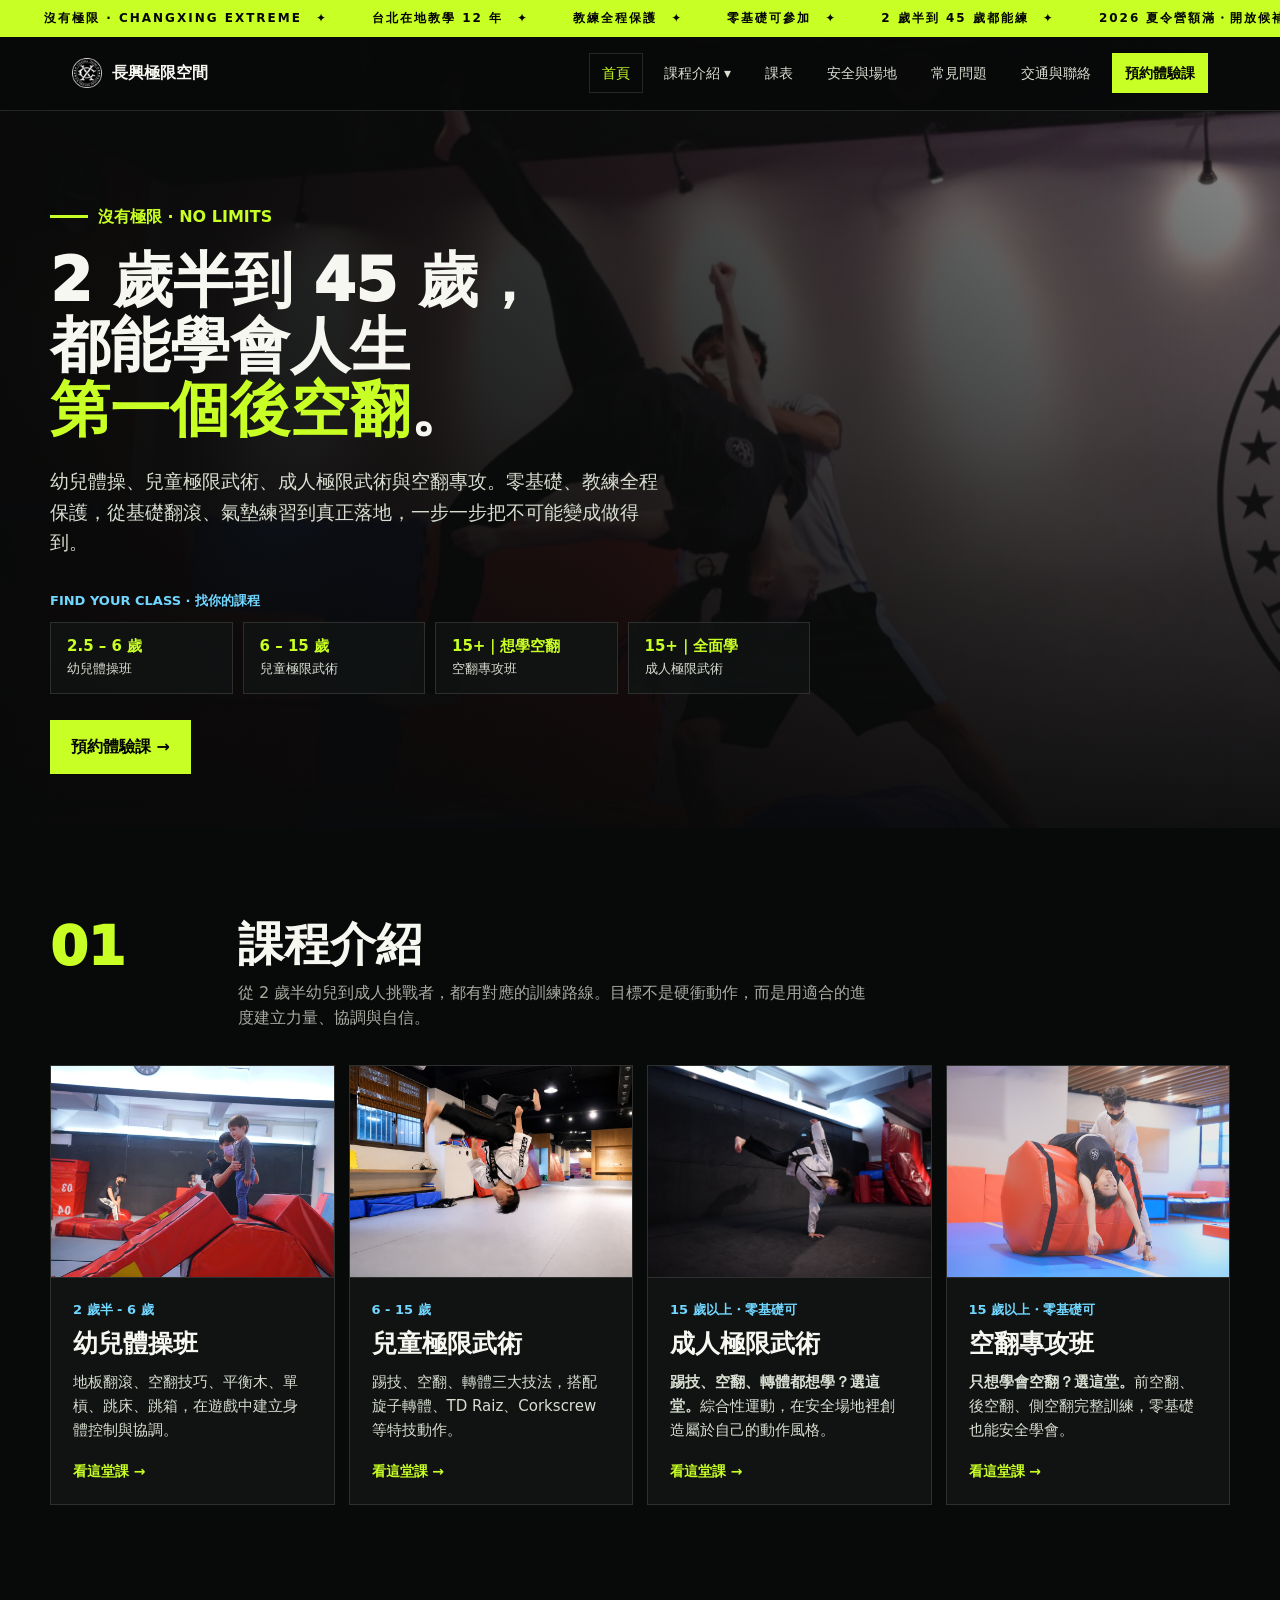
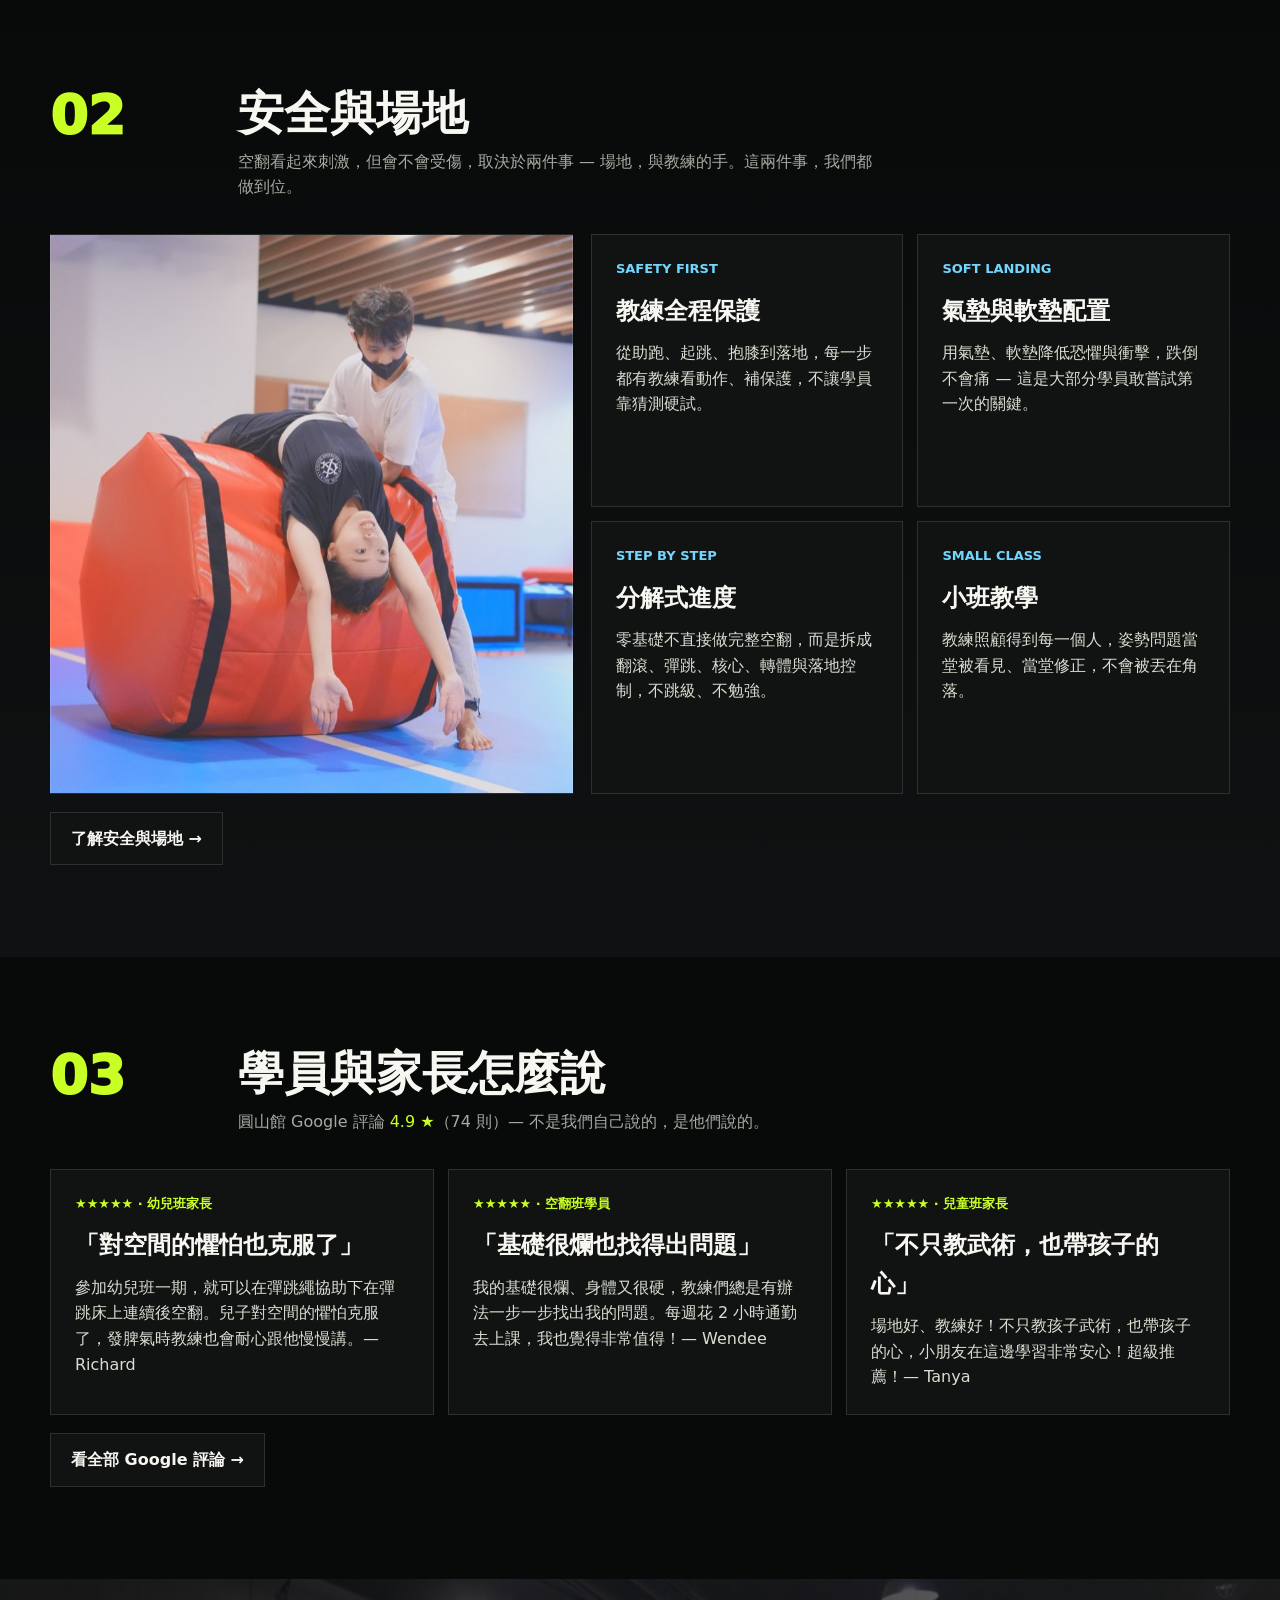
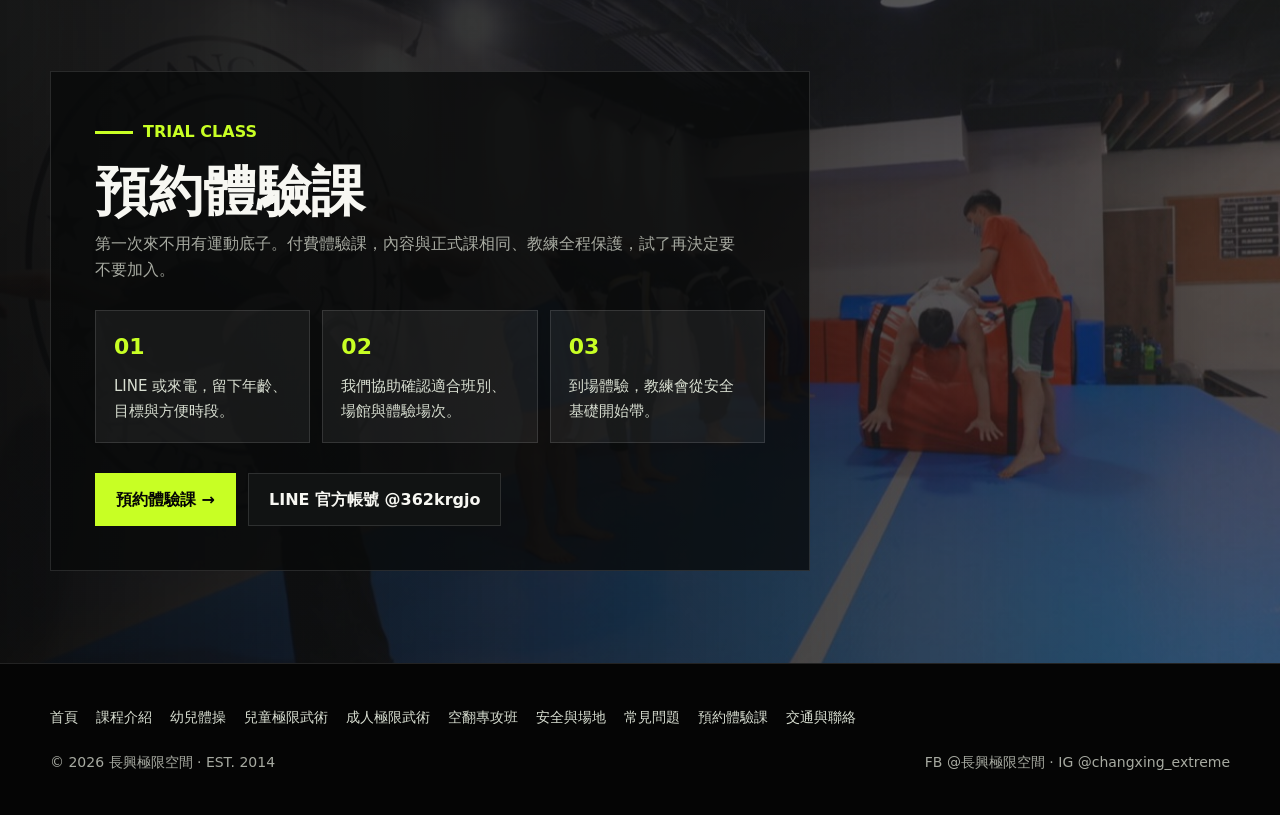
<file: index.html>
<!DOCTYPE html>
<html lang="zh-Hant">
<head>
<meta charset="UTF-8">
<meta name="viewport" content="width=device-width, initial-scale=1.0">
<title>長興極限空間｜台北空翻．極限武術 Tricking．兒童體操教室</title>
<meta name="description" content="長興極限空間 — 台北空翻課程、極限武術 Tricking、兒童體操・兒童體適能。2 歲半到 45 歲，都能學會人生第一個後空翻。圓山館・重慶館。">
<link rel="stylesheet" href="style.css?v=20260612a">
<link rel="icon" type="image/png" href="img/favicon.png?v=3">
<link rel="apple-touch-icon" href="img/apple-touch-icon.png?v=3">
<script defer src="track.js?v=2"></script>
<link rel="canonical" href="https://changxing-extreme-space.com/">
<meta property="og:type" content="website">
<meta property="og:site_name" content="長興極限空間">
<meta property="og:locale" content="zh_TW">
<meta property="og:title" content="長興極限空間｜台北空翻．極限武術 Tricking．兒童體操教室">
<meta property="og:description" content="長興極限空間 — 台北空翻課程、極限武術 Tricking、兒童體操・兒童體適能。2 歲半到 45 歲，都能學會人生第一個後空翻。圓山館・重慶館。">
<meta property="og:url" content="https://changxing-extreme-space.com/">
<meta property="og:image" content="https://changxing-extreme-space.com/img/hero-flip.jpg">
<meta property="og:image:width" content="1200">
<meta property="og:image:height" content="801">
<meta name="twitter:card" content="summary_large_image">
<meta name="twitter:title" content="長興極限空間｜台北空翻．極限武術 Tricking．兒童體操教室">
<meta name="twitter:description" content="長興極限空間 — 台北空翻課程、極限武術 Tricking、兒童體操・兒童體適能。2 歲半到 45 歲，都能學會人生第一個後空翻。圓山館・重慶館。">
<meta name="twitter:image" content="https://changxing-extreme-space.com/img/hero-flip.jpg">
<script type="application/ld+json">
{
 "@context": "https://schema.org",
 "@graph": [
  {
   "@type": "Organization",
   "@id": "https://changxing-extreme-space.com/#org",
   "name": "長興極限空間",
   "url": "https://changxing-extreme-space.com/",
   "foundingDate": "2014",
   "telephone": "+886-955-305-205",
   "sameAs": [
    "https://line.me/R/ti/p/@362krgjo"
   ]
  },
  {
   "@type": "SportsActivityLocation",
   "@id": "https://changxing-extreme-space.com/#yuanshan",
   "name": "長興極限空間 圓山館",
   "url": "https://changxing-extreme-space.com/",
   "image": "https://changxing-extreme-space.com/img/hero-flip.jpg",
   "telephone": "+886-955-305-205",
   "address": {
    "@type": "PostalAddress",
    "streetAddress": "承德路三段287-2號101室",
    "addressLocality": "大同區",
    "addressRegion": "台北市",
    "addressCountry": "TW"
   },
   "sameAs": [
    "https://line.me/R/ti/p/@362krgjo"
   ]
  },
  {
   "@type": "SportsActivityLocation",
   "@id": "https://changxing-extreme-space.com/#chongqing",
   "name": "長興極限空間 重慶館",
   "url": "https://changxing-extreme-space.com/",
   "image": "https://changxing-extreme-space.com/img/hero-flip.jpg",
   "telephone": "+886-955-305-205",
   "address": {
    "@type": "PostalAddress",
    "streetAddress": "重慶北路二段162號",
    "addressLocality": "大同區",
    "addressRegion": "台北市",
    "addressCountry": "TW"
   },
   "sameAs": [
    "https://line.me/R/ti/p/@362krgjo"
   ]
  }
 ]
}
</script>
</head>
<body>

<div class="marquee">
  <div class="marquee-track">
    <span>沒有極限 · CHANGXING EXTREME</span>
    <span>台北在地教學 12 年</span>
    <span>教練全程保護</span>
    <span>零基礎可參加</span>
    <span>2 歲半到 45 歲都能練</span>
    <span>2026 夏令營額滿・開放候補</span>
    <span>沒有極限 · CHANGXING EXTREME</span>
    <span>台北在地教學 12 年</span>
    <span>教練全程保護</span>
    <span>零基礎可參加</span>
    <span>2 歲半到 45 歲都能練</span>
    <span>2026 夏令營額滿・開放候補</span>
  </div>
</div>

<nav class="nav" aria-label="主導覽">
  <div class="nav-inner">
    <a class="brand" href="index.html"><img src="img/logo-black-ring.png" alt="" width="30" height="30" style="display:block;">長興極限空間</a>
    <input type="checkbox" id="nav-toggle" class="nav-toggle-cb" hidden>
    <label for="nav-toggle" class="nav-toggle" aria-label="開關選單">☰</label>
    <div class="nav-links">
      <a href="index.html" class="active">首頁</a>
      <div class="has-sub">
        <a href="courses.html">課程介紹 ▾</a>
        <div class="sub-menu">
          <a href="course-preschool.html">幼兒體操（2.5–6 歲）</a>
          <a href="course-kids.html">兒童極限武術（6–15 歲）</a>
          <a href="course-flip.html">空翻專攻班（15+ 想學空翻）</a>
          <a href="course-adult.html">成人極限武術（15+ 全面學）</a>
        </div>
      </div>
      <a href="courses.html#timetable">課表</a>
      <a href="safety.html">安全與場地</a>
      <a href="faq.html">常見問題</a>
      <a href="contact.html">交通與聯絡</a>
      <a class="primary" href="booking.html">預約體驗課</a>
    </div>
  </div>
</nav>

<main>
<section class="hero">
  <div class="hero-inner">
    <div>
      <div class="eyebrow">沒有極限 · NO LIMITS</div>
      <h1><span>2 歲半到 45 歲，</span><span>都能學會人生</span><span><span class="highlight">第一個後空翻</span>。</span></h1>
      <p class="hero-lead">幼兒體操、兒童極限武術、成人極限武術與空翻專攻。零基礎、教練全程保護，從基礎翻滾、氣墊練習到真正落地，一步一步把不可能變成做得到。</p>
      <div class="small-label" style="margin-bottom:10px;">FIND YOUR CLASS · 找你的課程</div>
      <div class="age-split">
        <a class="age-card" href="course-preschool.html"><b>2.5 – 6 歲</b><span>幼兒體操班</span></a>
        <a class="age-card" href="course-kids.html"><b>6 – 15 歲</b><span>兒童極限武術</span></a>
        <a class="age-card" href="course-flip.html"><b>15+｜想學空翻</b><span>空翻專攻班</span></a>
        <a class="age-card" href="course-adult.html"><b>15+｜全面學</b><span>成人極限武術</span></a>
      </div>
      <div class="hero-actions">
        <a class="btn btn-main" href="booking.html">預約體驗課 →</a>
      </div>
    </div>
  </div>
</section>

<section class="section">
  <div class="container">
    <div class="section-head">
      <div class="section-num">01</div>
      <div>
        <h2>課程介紹</h2>
        <p class="section-sub">從 2 歲半幼兒到成人挑戰者，都有對應的訓練路線。目標不是硬衝動作，而是用適合的進度建立力量、協調與自信。</p>
      </div>
    </div>
    <div class="courses-grid">
      <a class="course-card" href="course-preschool.html">
        <img src="img/preschool.jpg" alt="幼兒體操・幼兒體適能課程" loading="lazy">
        <div class="course-body">
          <div class="course-kicker">2 歲半 - 6 歲</div>
          <h3>幼兒體操班</h3>
          <p>地板翻滾、空翻技巧、平衡木、單槓、跳床、跳箱，在遊戲中建立身體控制與協調。</p>
          <div class="card-go">看這堂課 →</div>
        </div>
      </a>
      <a class="course-card" href="course-kids.html">
        <img src="img/kids-class.jpg" alt="兒童極限武術・兒童體適能課程" loading="lazy">
        <div class="course-body">
          <div class="course-kicker">6 - 15 歲</div>
          <h3>兒童極限武術</h3>
          <p>踢技、空翻、轉體三大技法，搭配旋子轉體、TD Raiz、Corkscrew 等特技動作。</p>
          <div class="card-go">看這堂課 →</div>
        </div>
      </a>
      <a class="course-card" href="course-adult.html">
        <img src="img/adult-tricking.jpg" alt="成人極限武術 Tricking 道服單手撐地踢腿動作" loading="lazy">
        <div class="course-body">
          <div class="course-kicker">15 歲以上・零基礎可</div>
          <h3>成人極限武術</h3>
          <p><strong>踢技、空翻、轉體都想學？選這堂。</strong>綜合性運動，在安全場地裡創造屬於自己的動作風格。</p>
          <div class="card-go">看這堂課 →</div>
        </div>
      </a>
      <a class="course-card" href="course-flip.html">
        <img src="img/flip-class.jpg" alt="空翻專攻班・台北空翻課程" loading="lazy">
        <div class="course-body">
          <div class="course-kicker">15 歲以上・零基礎可</div>
          <h3>空翻專攻班</h3>
          <p><strong>只想學會空翻？選這堂。</strong>前空翻、後空翻、側空翻完整訓練，零基礎也能安全學會。</p>
          <div class="card-go">看這堂課 →</div>
        </div>
      </a>
    </div>
  </div>
</section>

<section class="section safety">
  <div class="container">
    <div class="section-head">
      <div class="section-num">02</div>
      <div>
        <h2>安全與場地</h2>
        <p class="section-sub">空翻看起來刺激，但會不會受傷，取決於兩件事 — 場地，與教練的手。這兩件事，我們都做到位。</p>
      </div>
    </div>
    <div class="safety-layout">
      <div class="safety-photo" role="img" aria-label="教練保護學員練習空翻"></div>
      <div class="safety-list">
        <article class="safety-item">
          <div class="small-label">SAFETY FIRST</div>
          <h3>教練全程保護</h3>
          <p>從助跑、起跳、抱膝到落地，每一步都有教練看動作、補保護，不讓學員靠猜測硬試。</p>
        </article>
        <article class="safety-item">
          <div class="small-label">SOFT LANDING</div>
          <h3>氣墊與軟墊配置</h3>
          <p>用氣墊、軟墊降低恐懼與衝擊，跌倒不會痛 — 這是大部分學員敢嘗試第一次的關鍵。</p>
        </article>
        <article class="safety-item">
          <div class="small-label">STEP BY STEP</div>
          <h3>分解式進度</h3>
          <p>零基礎不直接做完整空翻，而是拆成翻滾、彈跳、核心、轉體與落地控制，不跳級、不勉強。</p>
        </article>
        <article class="safety-item">
          <div class="small-label">SMALL CLASS</div>
          <h3>小班教學</h3>
          <p>教練照顧得到每一個人，姿勢問題當堂被看見、當堂修正，不會被丟在角落。</p>
        </article>
      </div>
    </div>
    <div class="hero-actions" style="margin-top:18px;">
      <a class="btn" href="safety.html">了解安全與場地 →</a>
    </div>
  </div>
</section>

<section class="section">
  <div class="container">
    <div class="section-head">
      <div class="section-num">03</div>
      <div><h2>學員與家長怎麼說</h2><p class="section-sub">圓山館 Google 評論 <span class="highlight">4.9 ★</span>（74 則）— 不是我們自己說的，是他們說的。</p></div>
    </div>
    <div class="grid-3">
    <article class="safety-item">
      <div class="small-label" style="color:var(--green);">★★★★★ · 幼兒班家長</div>
      <h3>「對空間的懼怕也克服了」</h3>
      <p>參加幼兒班一期，就可以在彈跳繩協助下在彈跳床上連續後空翻。兒子對空間的懼怕克服了，發脾氣時教練也會耐心跟他慢慢講。— Richard</p>
    </article>
    <article class="safety-item">
      <div class="small-label" style="color:var(--green);">★★★★★ · 空翻班學員</div>
      <h3>「基礎很爛也找得出問題」</h3>
      <p>我的基礎很爛、身體又很硬，教練們總是有辦法一步一步找出我的問題。每週花 2 小時通勤去上課，我也覺得非常值得！— Wendee</p>
    </article>
    <article class="safety-item">
      <div class="small-label" style="color:var(--green);">★★★★★ · 兒童班家長</div>
      <h3>「不只教武術，也帶孩子的心」</h3>
      <p>場地好、教練好！不只教孩子武術，也帶孩子的心，小朋友在這邊學習非常安心！超級推薦！— Tanya</p>
    </article>
  </div>
    <div class="hero-actions" style="margin-top:18px;">
      <a class="btn" href="https://www.google.com/maps/place/長興極限空間圓山館" target="_blank" rel="noopener">看全部 Google 評論 →</a>
    </div>
  </div>
</section>

<section class="section trial">
  <div class="container">
    <div class="trial-panel">
      <div class="eyebrow">TRIAL CLASS</div>
      <h2>預約體驗課</h2>
      <p class="section-sub">第一次來不用有運動底子。付費體驗課，內容與正式課相同、教練全程保護，試了再決定要不要加入。</p>
      <div class="steps">
        <div class="step"><b>01</b><span>LINE 或來電，留下年齡、目標與方便時段。</span></div>
        <div class="step"><b>02</b><span>我們協助確認適合班別、場館與體驗場次。</span></div>
        <div class="step"><b>03</b><span>到場體驗，教練會從安全基礎開始帶。</span></div>
      </div>
      <div class="hero-actions">
        <a class="btn btn-main" href="booking.html">預約體驗課 →</a>
        <a class="btn" href="https://line.me/R/ti/p/@362krgjo" target="_blank" rel="noopener">LINE 官方帳號 @362krgjo</a>
      </div>
    </div>
  </div>
</section>
</main>

<footer>
  <div class="footer-nav">
    <a href="index.html">首頁</a>
    <a href="courses.html">課程介紹</a>
    <a href="course-preschool.html">幼兒體操</a>
    <a href="course-kids.html">兒童極限武術</a>
    <a href="course-adult.html">成人極限武術</a>
    <a href="course-flip.html">空翻專攻班</a>
    <a href="safety.html">安全與場地</a>
    <a href="faq.html">常見問題</a>
    <a href="booking.html">預約體驗課</a>
    <a href="contact.html">交通與聯絡</a>
  </div>
  <div class="footer-inner">
    <div>© 2026 長興極限空間 · EST. 2014</div>
    <div>FB @長興極限空間 · IG @changxing_extreme</div>
  </div>
</footer>

<div class="sticky-cta">
  <a class="call" href="tel:0955305205">☎ 0955-305-205</a>
  <a class="book" href="booking.html">預約體驗課 →</a>
</div>

</body>
</html>
</file>
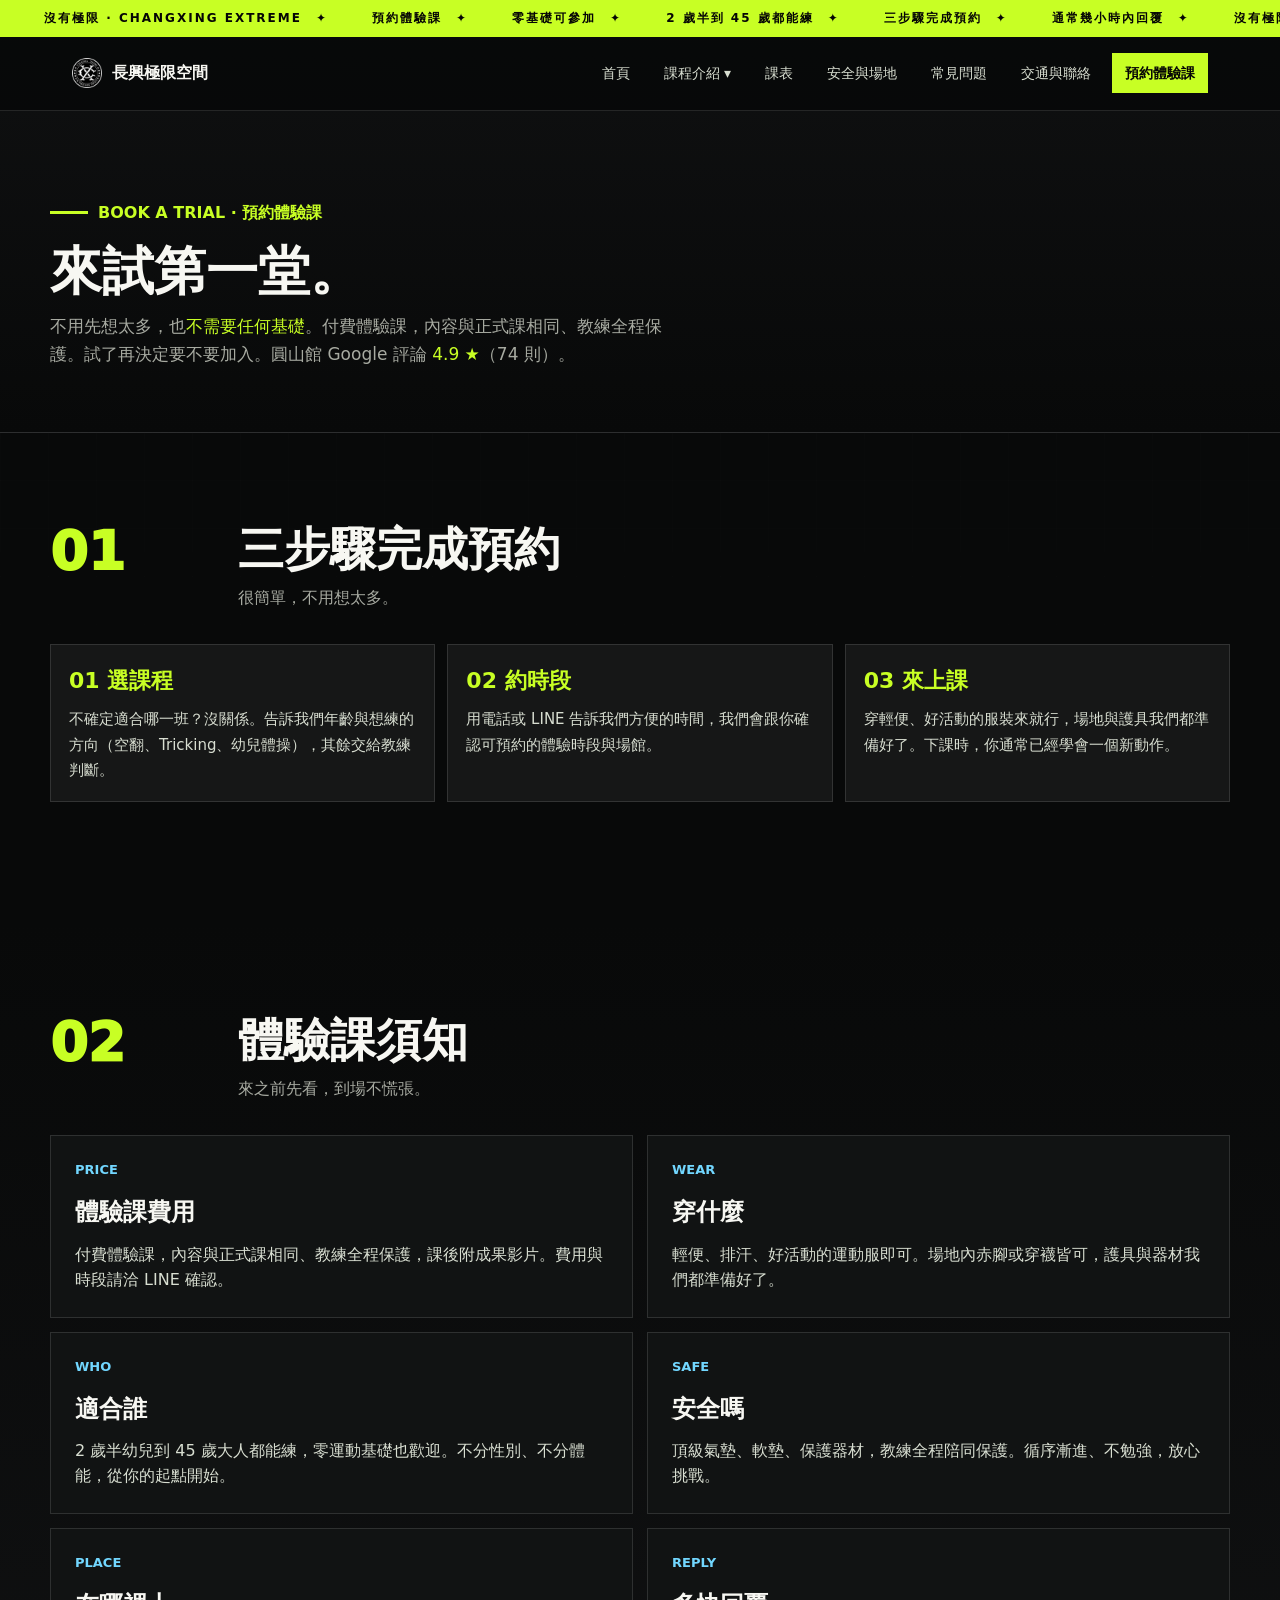
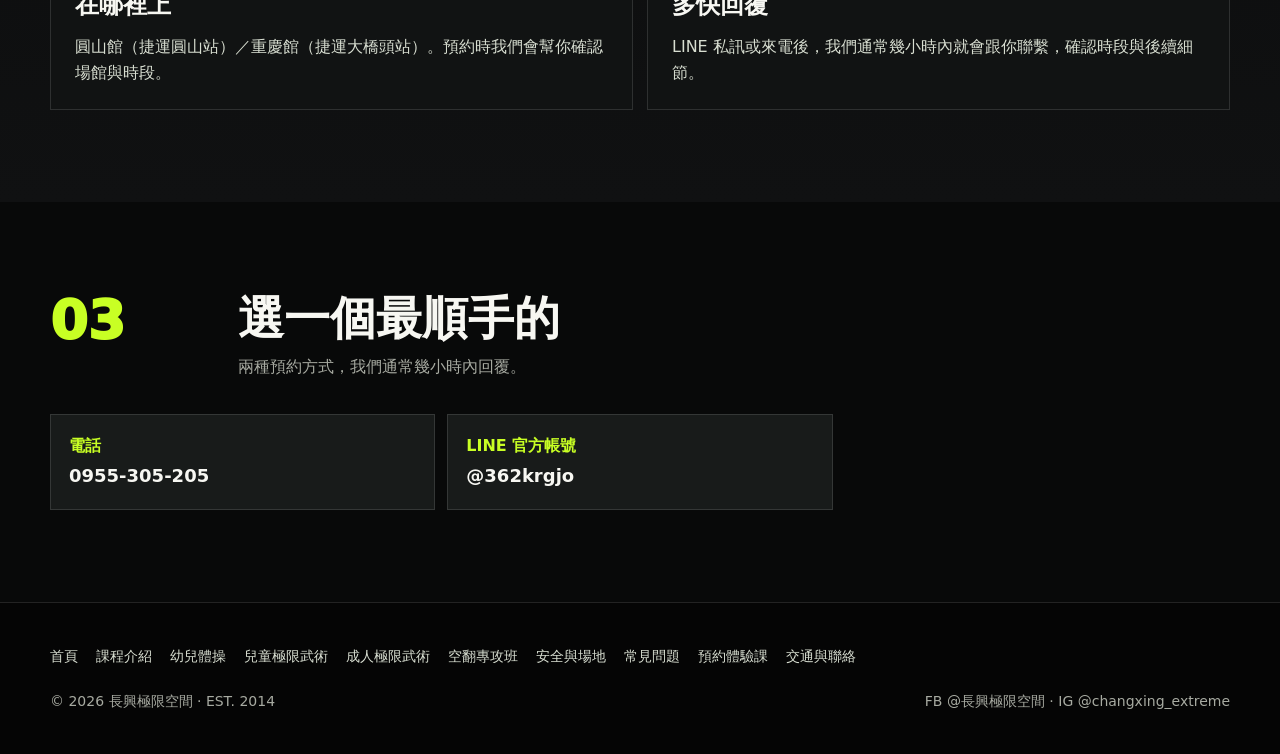
<file: booking.html>
<!DOCTYPE html>
<html lang="zh-Hant">
<head>
<meta charset="UTF-8">
<meta name="viewport" content="width=device-width, initial-scale=1.0">
<title>預約空翻・體操體驗課｜長興極限空間</title>
<meta name="description" content="預約台北空翻體驗課、兒童體操體驗課。三步驟、零基礎可參加。電話或 LINE 官方帳號，預約你的第一個空翻。圓山館・重慶館。">
<link rel="stylesheet" href="style.css?v=20260612a">
<link rel="icon" type="image/png" href="img/favicon.png?v=3">
<link rel="apple-touch-icon" href="img/apple-touch-icon.png?v=3">
<script defer src="track.js?v=2"></script>
<link rel="canonical" href="https://changxing-extreme-space.com/booking">
<meta property="og:type" content="website">
<meta property="og:site_name" content="長興極限空間">
<meta property="og:locale" content="zh_TW">
<meta property="og:title" content="預約空翻・體操體驗課｜長興極限空間">
<meta property="og:description" content="預約台北空翻體驗課、兒童體操體驗課。三步驟、零基礎可參加。電話或 LINE 官方帳號，預約你的第一個空翻。圓山館・重慶館。">
<meta property="og:url" content="https://changxing-extreme-space.com/booking">
<meta property="og:image" content="https://changxing-extreme-space.com/img/coach-protect.jpg">
<meta property="og:image:width" content="1200">
<meta property="og:image:height" content="799">
<meta name="twitter:card" content="summary_large_image">
<meta name="twitter:title" content="預約空翻・體操體驗課｜長興極限空間">
<meta name="twitter:description" content="預約台北空翻體驗課、兒童體操體驗課。三步驟、零基礎可參加。電話或 LINE 官方帳號，預約你的第一個空翻。圓山館・重慶館。">
<meta name="twitter:image" content="https://changxing-extreme-space.com/img/coach-protect.jpg">
</head>
<body>

<div class="marquee">
  <div class="marquee-track">
    <span>沒有極限 · CHANGXING EXTREME</span>
    <span>預約體驗課</span>
    <span>零基礎可參加</span>
    <span>2 歲半到 45 歲都能練</span>
    <span>三步驟完成預約</span>
    <span>通常幾小時內回覆</span>
    <span>沒有極限 · CHANGXING EXTREME</span>
    <span>預約體驗課</span>
    <span>零基礎可參加</span>
    <span>2 歲半到 45 歲都能練</span>
    <span>三步驟完成預約</span>
    <span>通常幾小時內回覆</span>
  </div>
</div>

<nav class="nav" aria-label="主導覽">
  <div class="nav-inner">
    <a class="brand" href="index.html"><img src="img/logo-black-ring.png" alt="" width="30" height="30" style="display:block;">長興極限空間</a>
    <input type="checkbox" id="nav-toggle" class="nav-toggle-cb" hidden>
    <label for="nav-toggle" class="nav-toggle" aria-label="開關選單">☰</label>
    <div class="nav-links">
      <a href="index.html">首頁</a>
      <div class="has-sub">
        <a href="courses.html">課程介紹 ▾</a>
        <div class="sub-menu">
          <a href="course-preschool.html">幼兒體操（2.5–6 歲）</a>
          <a href="course-kids.html">兒童極限武術（6–15 歲）</a>
          <a href="course-flip.html">空翻專攻班（15+ 想學空翻）</a>
          <a href="course-adult.html">成人極限武術（15+ 全面學）</a>
        </div>
      </div>
      <a href="courses.html#timetable">課表</a>
      <a href="safety.html">安全與場地</a>
      <a href="faq.html">常見問題</a>
      <a href="contact.html">交通與聯絡</a>
      <a class="primary" href="booking.html">預約體驗課</a>
    </div>
  </div>
</nav>

<main>
<section class="page-head">
  <div class="container">
    <div class="eyebrow">BOOK A TRIAL · 預約體驗課</div>
    <h1>來試第一堂。</h1>
    <p class="section-sub">不用先想太多，也<span class='highlight'>不需要任何基礎</span>。付費體驗課，內容與正式課相同、教練全程保護。試了再決定要不要加入。圓山館 Google 評論 <span class='highlight'>4.9 ★</span>（74 則）。</p>
  </div>
</section>

<section class="section">
  <div class="container">
    <div class="section-head">
      <div class="section-num">01</div>
      <div><h2>三步驟完成預約</h2><p class="section-sub">很簡單，不用想太多。</p></div>
    </div>
    <div class="steps">
    <div class="step"><b>01 選課程</b><span>不確定適合哪一班？沒關係。告訴我們年齡與想練的方向（空翻、Tricking、幼兒體操），其餘交給教練判斷。</span></div>
    <div class="step"><b>02 約時段</b><span>用電話或 LINE 告訴我們方便的時間，我們會跟你確認可預約的體驗時段與場館。</span></div>
    <div class="step"><b>03 來上課</b><span>穿輕便、好活動的服裝來就行，場地與護具我們都準備好了。下課時，你通常已經學會一個新動作。</span></div>
  </div>
  </div>
</section>

<section class="section safety">
  <div class="container">
    <div class="section-head">
      <div class="section-num">02</div>
      <div><h2>體驗課須知</h2><p class="section-sub">來之前先看，到場不慌張。</p></div>
    </div>
    <div class="safety-list">
    <article class="safety-item">
      <div class="small-label">PRICE</div>
      <h3>體驗課費用</h3>
      <p>付費體驗課，內容與正式課相同、教練全程保護，課後附成果影片。費用與時段請洽 LINE 確認。</p>
    </article>
    <article class="safety-item">
      <div class="small-label">WEAR</div>
      <h3>穿什麼</h3>
      <p>輕便、排汗、好活動的運動服即可。場地內赤腳或穿襪皆可，護具與器材我們都準備好了。</p>
    </article>
    <article class="safety-item">
      <div class="small-label">WHO</div>
      <h3>適合誰</h3>
      <p>2 歲半幼兒到 45 歲大人都能練，零運動基礎也歡迎。不分性別、不分體能，從你的起點開始。</p>
    </article>
    <article class="safety-item">
      <div class="small-label">SAFE</div>
      <h3>安全嗎</h3>
      <p>頂級氣墊、軟墊、保護器材，教練全程陪同保護。循序漸進、不勉強，放心挑戰。</p>
    </article>
    <article class="safety-item">
      <div class="small-label">PLACE</div>
      <h3>在哪裡上</h3>
      <p>圓山館（捷運圓山站）／重慶館（捷運大橋頭站）。預約時我們會幫你確認場館與時段。</p>
    </article>
    <article class="safety-item">
      <div class="small-label">REPLY</div>
      <h3>多快回覆</h3>
      <p>LINE 私訊或來電後，我們通常幾小時內就會跟你聯繫，確認時段與後續細節。</p>
    </article>
  </div>
  </div>
</section>

<section class="section">
  <div class="container">
    <div class="section-head">
      <div class="section-num">03</div>
      <div><h2>選一個最順手的</h2><p class="section-sub">兩種預約方式，我們通常幾小時內回覆。</p></div>
    </div>
    <div class="contact-strip">
      <a class="contact-link" href="tel:0955305205"><b>電話</b><span>0955-305-205</span></a>
      <a class="contact-link" href="https://line.me/R/ti/p/@362krgjo" target="_blank" rel="noopener"><b>LINE 官方帳號</b><span>@362krgjo</span></a>
    </div>
  </div>
</section>
</main>

<footer>
  <div class="footer-nav">
    <a href="index.html">首頁</a>
    <a href="courses.html">課程介紹</a>
    <a href="course-preschool.html">幼兒體操</a>
    <a href="course-kids.html">兒童極限武術</a>
    <a href="course-adult.html">成人極限武術</a>
    <a href="course-flip.html">空翻專攻班</a>
    <a href="safety.html">安全與場地</a>
    <a href="faq.html">常見問題</a>
    <a href="booking.html">預約體驗課</a>
    <a href="contact.html">交通與聯絡</a>
  </div>
  <div class="footer-inner">
    <div>© 2026 長興極限空間 · EST. 2014</div>
    <div>FB @長興極限空間 · IG @changxing_extreme</div>
  </div>
</footer>

<div class="sticky-cta">
  <a class="call" href="tel:0955305205">☎ 0955-305-205</a>
  <a class="book" href="https://line.me/R/ti/p/@362krgjo">預約體驗課 →</a>
</div>

</body>
</html>
</file>
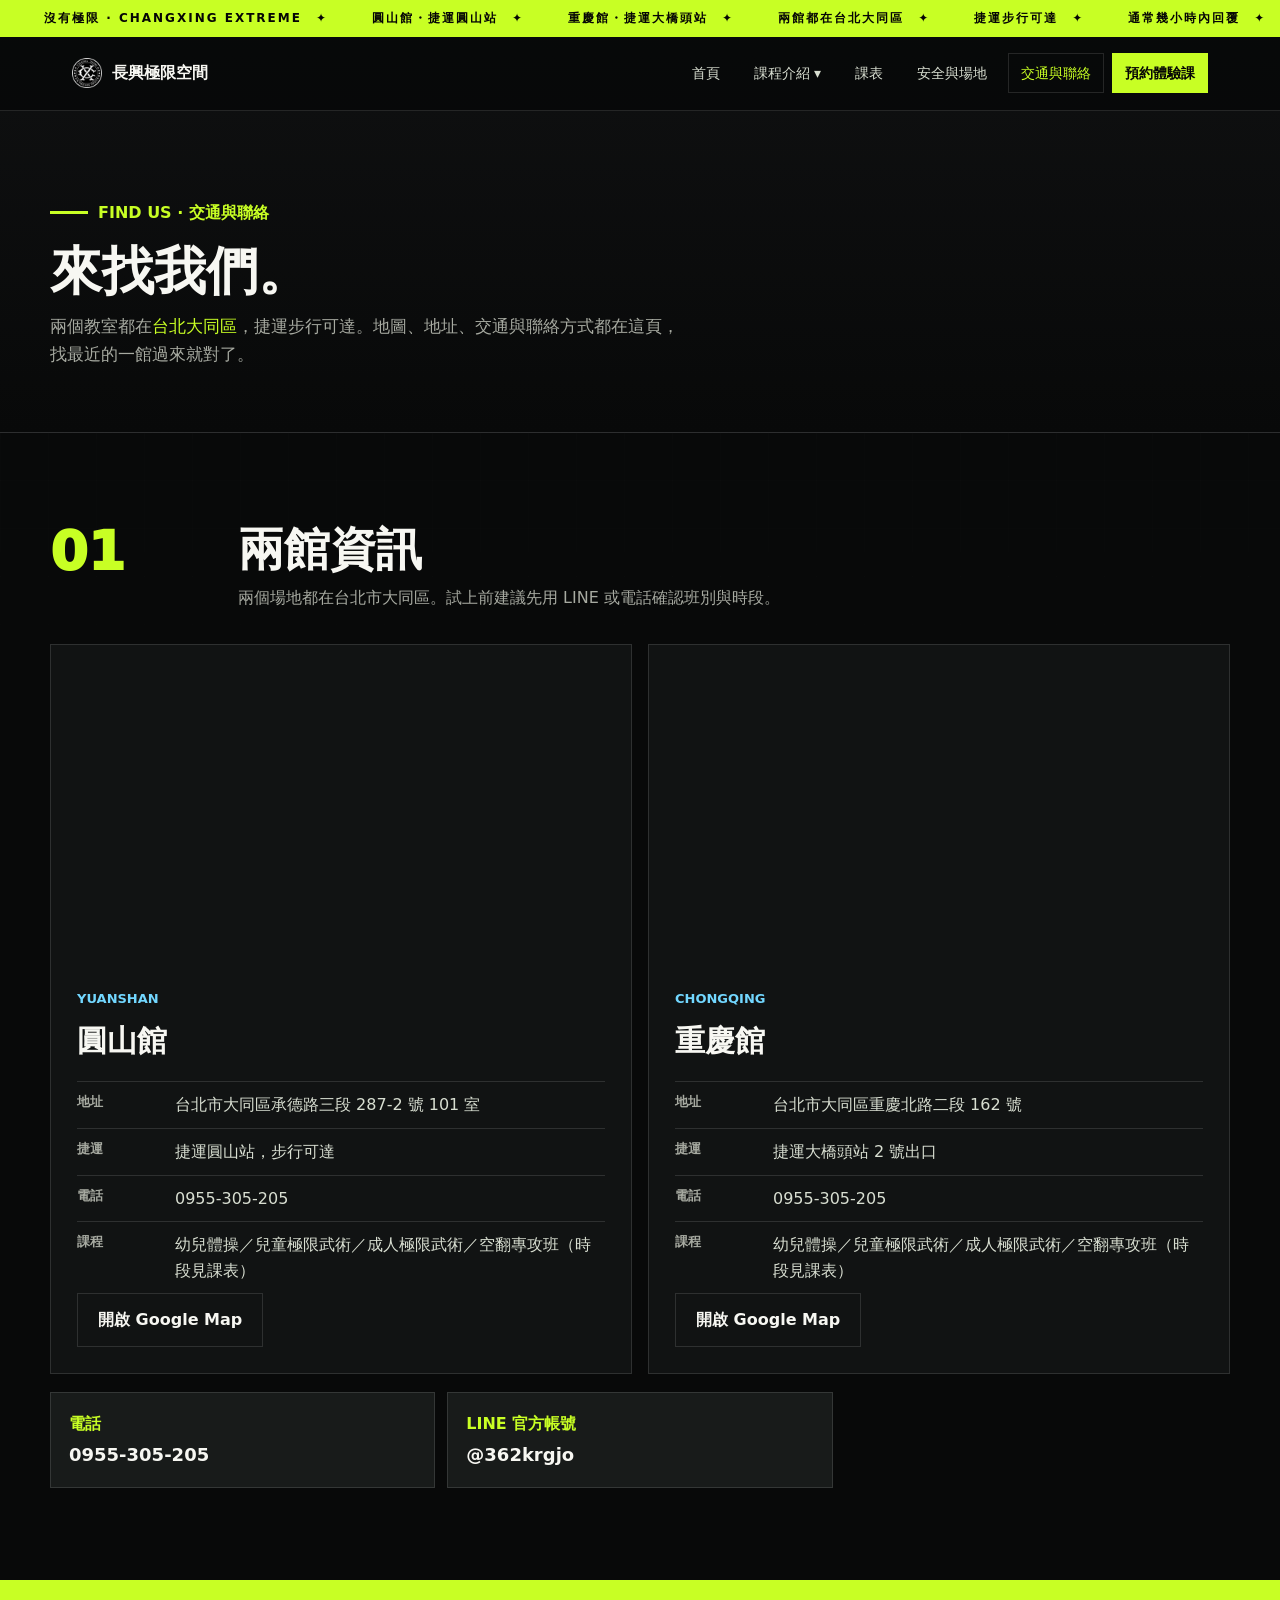
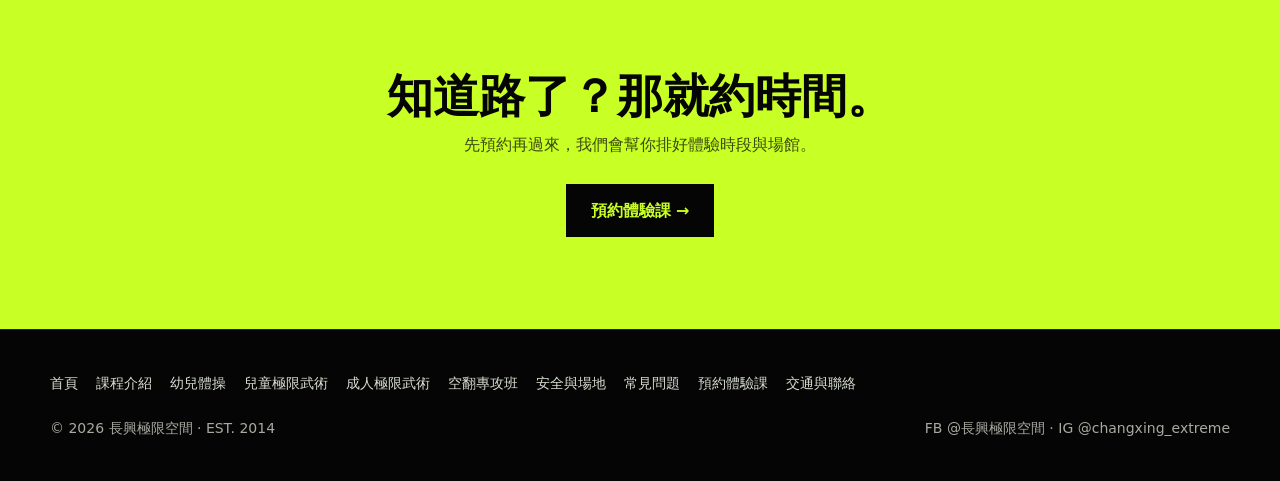
<file: contact.html>
<!DOCTYPE html>
<html lang="zh-Hant">
<head>
<meta charset="UTF-8">
<meta name="viewport" content="width=device-width, initial-scale=1.0">
<title>交通與聯絡｜長興極限空間</title>
<meta name="description" content="長興極限空間圓山館（承德路三段287-2號，捷運圓山站）、重慶館（重慶北路二段162號，捷運大橋頭站 2 號出口），台北大同區空翻・體操教室。">
<link rel="stylesheet" href="style.css?v=20260612a">
<link rel="icon" type="image/png" href="img/favicon.png?v=3">
<link rel="apple-touch-icon" href="img/apple-touch-icon.png?v=3">
<script defer src="track.js?v=2"></script>
<link rel="canonical" href="https://changxing-extreme-space.com/contact">
<meta property="og:type" content="website">
<meta property="og:site_name" content="長興極限空間">
<meta property="og:locale" content="zh_TW">
<meta property="og:title" content="交通與聯絡｜長興極限空間">
<meta property="og:description" content="長興極限空間圓山館（承德路三段287-2號，捷運圓山站）、重慶館（重慶北路二段162號，捷運大橋頭站 2 號出口），台北大同區空翻・體操教室。">
<meta property="og:url" content="https://changxing-extreme-space.com/contact">
<meta property="og:image" content="https://changxing-extreme-space.com/img/hero-flip.jpg">
<meta property="og:image:width" content="1200">
<meta property="og:image:height" content="801">
<meta name="twitter:card" content="summary_large_image">
<meta name="twitter:title" content="交通與聯絡｜長興極限空間">
<meta name="twitter:description" content="長興極限空間圓山館（承德路三段287-2號，捷運圓山站）、重慶館（重慶北路二段162號，捷運大橋頭站 2 號出口），台北大同區空翻・體操教室。">
<meta name="twitter:image" content="https://changxing-extreme-space.com/img/hero-flip.jpg">
<script type="application/ld+json">
{
 "@context": "https://schema.org",
 "@graph": [
  {
   "@type": "Organization",
   "@id": "https://changxing-extreme-space.com/#org",
   "name": "長興極限空間",
   "url": "https://changxing-extreme-space.com/",
   "foundingDate": "2014",
   "telephone": "+886-955-305-205",
   "sameAs": [
    "https://line.me/R/ti/p/@362krgjo"
   ]
  },
  {
   "@type": "SportsActivityLocation",
   "@id": "https://changxing-extreme-space.com/#yuanshan",
   "name": "長興極限空間 圓山館",
   "url": "https://changxing-extreme-space.com/",
   "image": "https://changxing-extreme-space.com/img/hero-flip.jpg",
   "telephone": "+886-955-305-205",
   "address": {
    "@type": "PostalAddress",
    "streetAddress": "承德路三段287-2號101室",
    "addressLocality": "大同區",
    "addressRegion": "台北市",
    "addressCountry": "TW"
   },
   "sameAs": [
    "https://line.me/R/ti/p/@362krgjo"
   ]
  },
  {
   "@type": "SportsActivityLocation",
   "@id": "https://changxing-extreme-space.com/#chongqing",
   "name": "長興極限空間 重慶館",
   "url": "https://changxing-extreme-space.com/",
   "image": "https://changxing-extreme-space.com/img/hero-flip.jpg",
   "telephone": "+886-955-305-205",
   "address": {
    "@type": "PostalAddress",
    "streetAddress": "重慶北路二段162號",
    "addressLocality": "大同區",
    "addressRegion": "台北市",
    "addressCountry": "TW"
   },
   "sameAs": [
    "https://line.me/R/ti/p/@362krgjo"
   ]
  }
 ]
}
</script>
</head>
<body>

<div class="marquee">
  <div class="marquee-track">
    <span>沒有極限 · CHANGXING EXTREME</span>
    <span>圓山館・捷運圓山站</span>
    <span>重慶館・捷運大橋頭站</span>
    <span>兩館都在台北大同區</span>
    <span>捷運步行可達</span>
    <span>通常幾小時內回覆</span>
    <span>沒有極限 · CHANGXING EXTREME</span>
    <span>圓山館・捷運圓山站</span>
    <span>重慶館・捷運大橋頭站</span>
    <span>兩館都在台北大同區</span>
    <span>捷運步行可達</span>
    <span>通常幾小時內回覆</span>
  </div>
</div>

<nav class="nav" aria-label="主導覽">
  <div class="nav-inner">
    <a class="brand" href="index.html"><img src="img/logo-black-ring.png" alt="" width="30" height="30" style="display:block;">長興極限空間</a>
    <input type="checkbox" id="nav-toggle" class="nav-toggle-cb" hidden>
    <label for="nav-toggle" class="nav-toggle" aria-label="開關選單">☰</label>
    <div class="nav-links">
      <a href="index.html">首頁</a>
      <div class="has-sub">
        <a href="courses.html">課程介紹 ▾</a>
        <div class="sub-menu">
          <a href="course-preschool.html">幼兒體操（2.5–6 歲）</a>
          <a href="course-kids.html">兒童極限武術（6–15 歲）</a>
          <a href="course-flip.html">空翻專攻班（15+ 想學空翻）</a>
          <a href="course-adult.html">成人極限武術（15+ 全面學）</a>
        </div>
      </div>
      <a href="courses.html#timetable">課表</a>
      <a href="safety.html">安全與場地</a>
      <a href="contact.html" class="active">交通與聯絡</a>
      <a class="primary" href="booking.html">預約體驗課</a>
    </div>
  </div>
</nav>

<main>
<section class="page-head">
  <div class="container">
    <div class="eyebrow">FIND US · 交通與聯絡</div>
    <h1>來找我們。</h1>
    <p class="section-sub">兩個教室都在<span class='highlight'>台北大同區</span>，捷運步行可達。地圖、地址、交通與聯絡方式都在這頁，找最近的一館過來就對了。</p>
  </div>
</section>

<section class="section">
  <div class="container">
    <div class="section-head">
      <div class="section-num">01</div>
      <div><h2>兩館資訊</h2><p class="section-sub">兩個場地都在台北市大同區。試上前建議先用 LINE 或電話確認班別與時段。</p></div>
    </div>
    <div class="locations-grid">
      <article class="location-card">
        <iframe src="https://www.google.com/maps?q=長興極限空間圓山館&output=embed" loading="lazy" allowfullscreen title="圓山館 Google 地圖"></iframe>
        <div class="location-body">
          <div class="small-label">YUANSHAN</div>
          <h3>圓山館</h3>
          <div class="info-row"><b>地址</b><span>台北市大同區承德路三段 287-2 號 101 室</span></div>
          <div class="info-row"><b>捷運</b><span>捷運圓山站，步行可達</span></div>
          <div class="info-row"><b>電話</b><span>0955-305-205</span></div>
          <div class="info-row"><b>課程</b><span>幼兒體操／兒童極限武術／成人極限武術／空翻專攻班（時段見課表）</span></div>
          <a class="btn" href="https://www.google.com/maps/place/長興極限空間圓山館" target="_blank" rel="noopener">開啟 Google Map</a>
        </div>
      </article>
      <article class="location-card">
        <iframe src="https://www.google.com/maps?q=台北市大同區重慶北路二段162號&output=embed" loading="lazy" allowfullscreen title="重慶館 Google 地圖"></iframe>
        <div class="location-body">
          <div class="small-label">CHONGQING</div>
          <h3>重慶館</h3>
          <div class="info-row"><b>地址</b><span>台北市大同區重慶北路二段 162 號</span></div>
          <div class="info-row"><b>捷運</b><span>捷運大橋頭站 2 號出口</span></div>
          <div class="info-row"><b>電話</b><span>0955-305-205</span></div>
          <div class="info-row"><b>課程</b><span>幼兒體操／兒童極限武術／成人極限武術／空翻專攻班（時段見課表）</span></div>
          <a class="btn" href="https://www.google.com/maps/place/長興極限空間" target="_blank" rel="noopener">開啟 Google Map</a>
        </div>
      </article>
    </div>

    <div class="contact-strip" aria-label="聯絡方式">
      <a class="contact-link" href="tel:0955305205"><b>電話</b><span>0955-305-205</span></a>
      <a class="contact-link" href="https://line.me/R/ti/p/@362krgjo" target="_blank" rel="noopener"><b>LINE 官方帳號</b><span>@362krgjo</span></a>
    </div>
  </div>
</section>

<section class="section cta-band">
  <div class="container">
    <h2>知道路了？那就約時間。</h2>
    <p class="section-sub">先預約再過來，我們會幫你排好體驗時段與場館。</p>
    <a class="btn-dark" href="booking.html">預約體驗課 →</a>
  </div>
</section>
</main>

<footer>
  <div class="footer-nav">
    <a href="index.html">首頁</a>
    <a href="courses.html">課程介紹</a>
    <a href="course-preschool.html">幼兒體操</a>
    <a href="course-kids.html">兒童極限武術</a>
    <a href="course-adult.html">成人極限武術</a>
    <a href="course-flip.html">空翻專攻班</a>
    <a href="safety.html">安全與場地</a>
    <a href="faq.html">常見問題</a>
    <a href="booking.html">預約體驗課</a>
    <a href="contact.html">交通與聯絡</a>
  </div>
  <div class="footer-inner">
    <div>© 2026 長興極限空間 · EST. 2014</div>
    <div>FB @長興極限空間 · IG @changxing_extreme</div>
  </div>
</footer>

<div class="sticky-cta">
  <a class="call" href="tel:0955305205">☎ 0955-305-205</a>
  <a class="book" href="booking.html">預約體驗課 →</a>
</div>

</body>
</html>
</file>
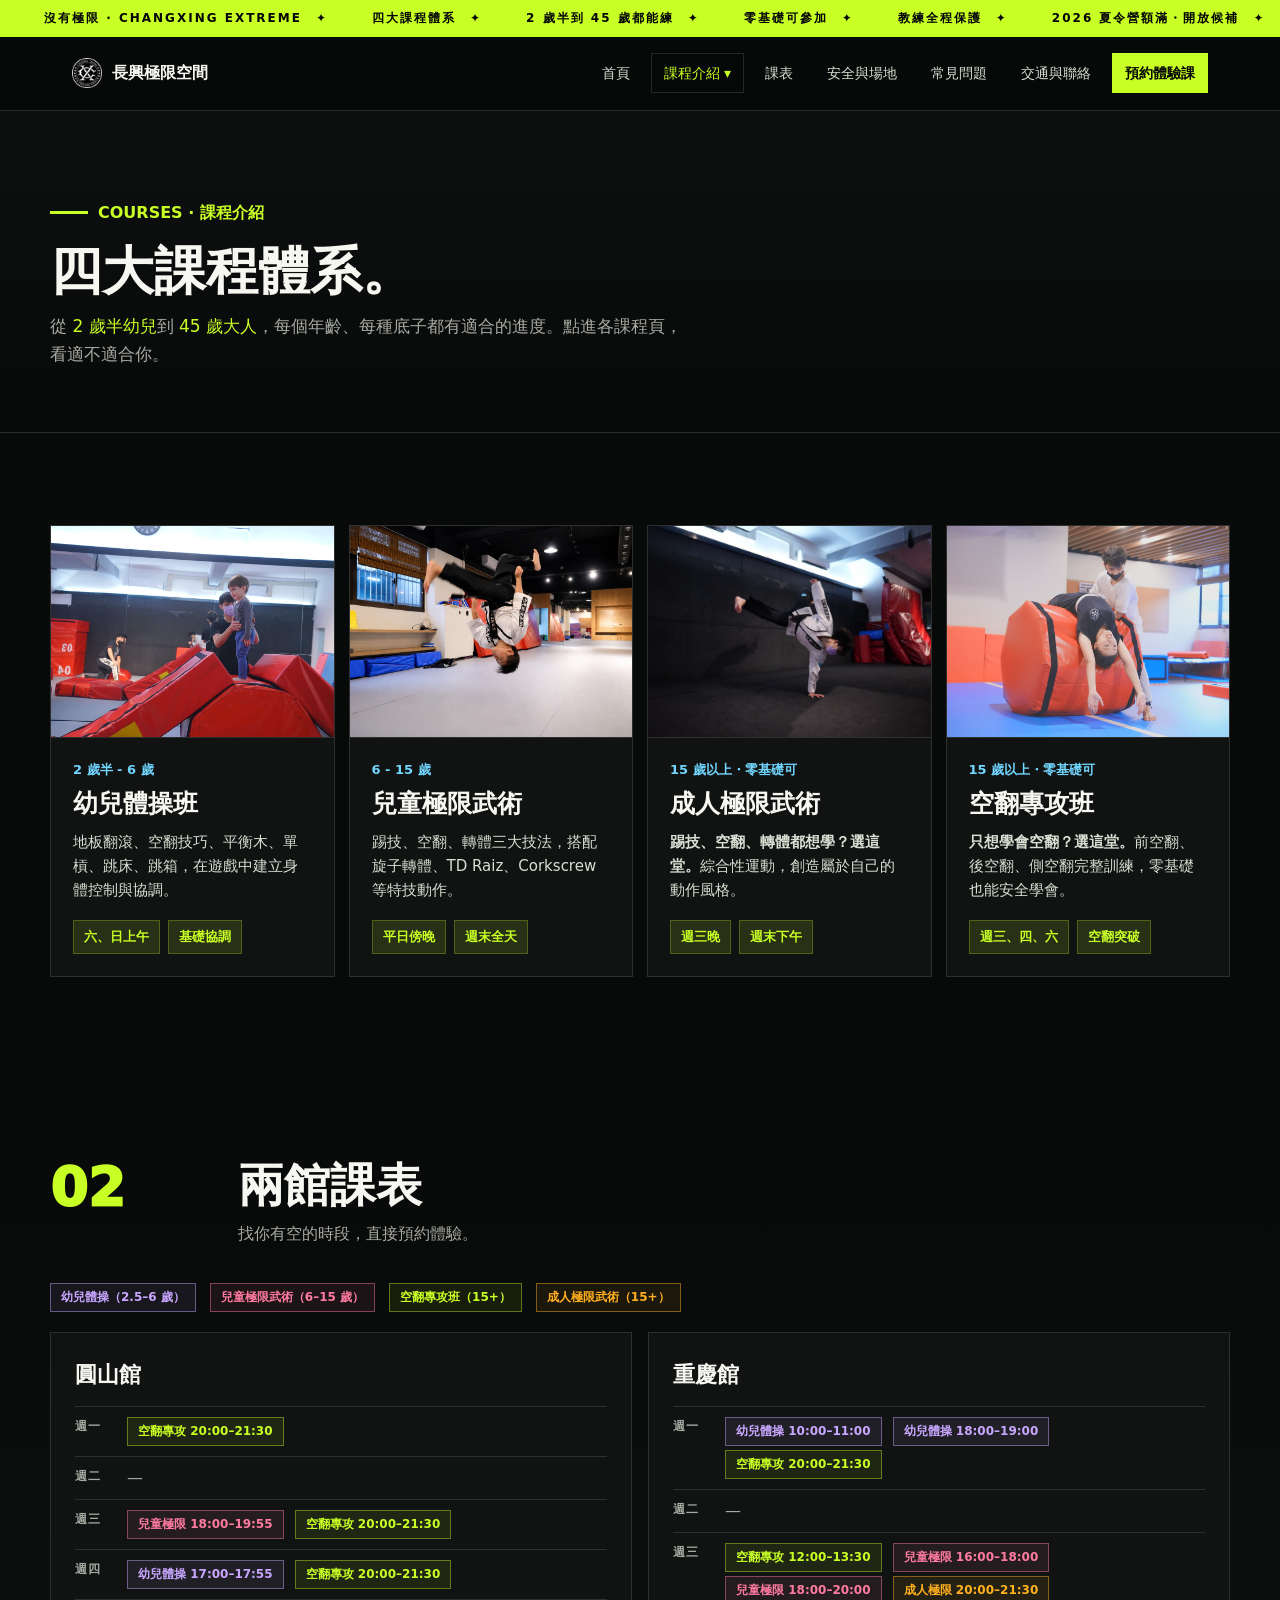
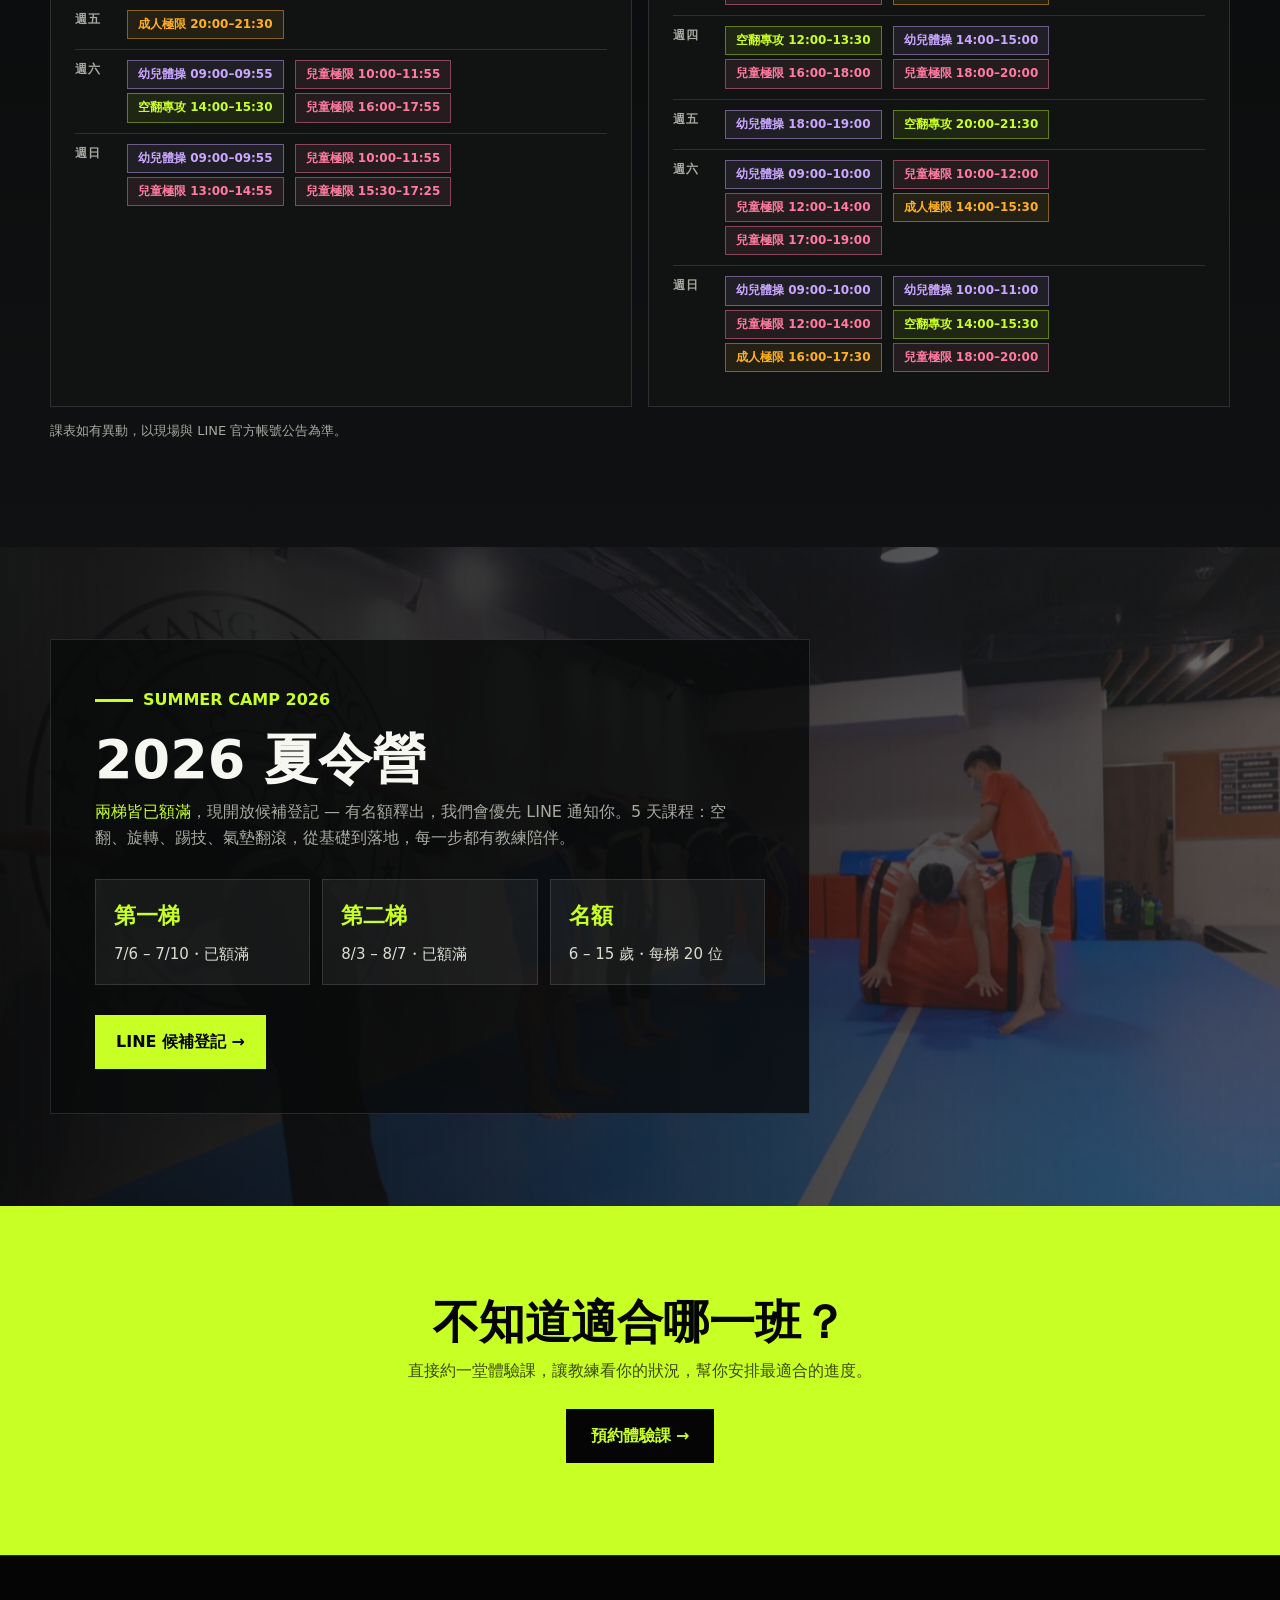
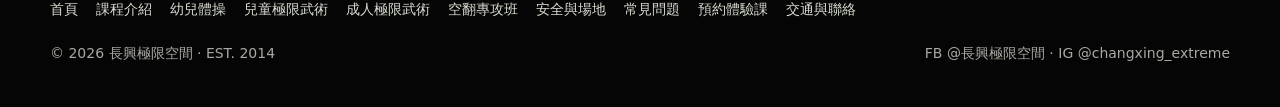
<file: courses.html>
<!DOCTYPE html>
<html lang="zh-Hant">
<head>
<meta charset="UTF-8">
<meta name="viewport" content="width=device-width, initial-scale=1.0">
<title>課程介紹｜長興極限空間</title>
<meta name="description" content="長興極限空間四大課程：幼兒體操、兒童極限武術、成人極限武術 Tricking、空翻專攻班。台北空翻課程與兒童體適能。2026 夏令營已額滿、開放候補。">
<link rel="stylesheet" href="style.css?v=20260612a">
<link rel="icon" type="image/png" href="img/favicon.png?v=3">
<link rel="apple-touch-icon" href="img/apple-touch-icon.png?v=3">
<script defer src="track.js?v=2"></script>
<link rel="canonical" href="https://changxing-extreme-space.com/courses">
<meta property="og:type" content="website">
<meta property="og:site_name" content="長興極限空間">
<meta property="og:locale" content="zh_TW">
<meta property="og:title" content="課程介紹｜長興極限空間">
<meta property="og:description" content="長興極限空間四大課程：幼兒體操、兒童極限武術、成人極限武術 Tricking、空翻專攻班。台北空翻課程與兒童體適能。2026 夏令營已額滿、開放候補。">
<meta property="og:url" content="https://changxing-extreme-space.com/courses">
<meta property="og:image" content="https://changxing-extreme-space.com/img/group-warmup.jpg">
<meta property="og:image:width" content="1200">
<meta property="og:image:height" content="801">
<meta name="twitter:card" content="summary_large_image">
<meta name="twitter:title" content="課程介紹｜長興極限空間">
<meta name="twitter:description" content="長興極限空間四大課程：幼兒體操、兒童極限武術、成人極限武術 Tricking、空翻專攻班。台北空翻課程與兒童體適能。2026 夏令營已額滿、開放候補。">
<meta name="twitter:image" content="https://changxing-extreme-space.com/img/group-warmup.jpg">
</head>
<body>

<div class="marquee">
  <div class="marquee-track">
    <span>沒有極限 · CHANGXING EXTREME</span>
    <span>四大課程體系</span>
    <span>2 歲半到 45 歲都能練</span>
    <span>零基礎可參加</span>
    <span>教練全程保護</span>
    <span>2026 夏令營額滿・開放候補</span>
    <span>沒有極限 · CHANGXING EXTREME</span>
    <span>四大課程體系</span>
    <span>2 歲半到 45 歲都能練</span>
    <span>零基礎可參加</span>
    <span>教練全程保護</span>
    <span>2026 夏令營額滿・開放候補</span>
  </div>
</div>

<nav class="nav" aria-label="主導覽">
  <div class="nav-inner">
    <a class="brand" href="index.html"><img src="img/logo-black-ring.png" alt="" width="30" height="30" style="display:block;">長興極限空間</a>
    <input type="checkbox" id="nav-toggle" class="nav-toggle-cb" hidden>
    <label for="nav-toggle" class="nav-toggle" aria-label="開關選單">☰</label>
    <div class="nav-links">
      <a href="index.html">首頁</a>
      <div class="has-sub">
        <a href="courses.html" class="active">課程介紹 ▾</a>
        <div class="sub-menu">
          <a href="course-preschool.html">幼兒體操（2.5–6 歲）</a>
          <a href="course-kids.html">兒童極限武術（6–15 歲）</a>
          <a href="course-flip.html">空翻專攻班（15+ 想學空翻）</a>
          <a href="course-adult.html">成人極限武術（15+ 全面學）</a>
        </div>
      </div>
      <a href="courses.html#timetable">課表</a>
      <a href="safety.html">安全與場地</a>
      <a href="faq.html">常見問題</a>
      <a href="contact.html">交通與聯絡</a>
      <a class="primary" href="booking.html">預約體驗課</a>
    </div>
  </div>
</nav>

<main>
<section class="page-head">
  <div class="container">
    <div class="eyebrow">COURSES · 課程介紹</div>
    <h1>四大課程體系。</h1>
    <p class="section-sub">從 <span class='highlight'>2 歲半幼兒</span>到 <span class='highlight'>45 歲大人</span>，每個年齡、每種底子都有適合的進度。點進各課程頁，看適不適合你。</p>
  </div>
</section>

<section class="section">
  <div class="container">
    <div class="courses-grid">
      <a class="course-card" href="course-preschool.html">
        <img src="img/preschool.jpg" alt="幼兒體操・幼兒體適能課程" loading="lazy">
        <div class="course-body">
          <div class="course-kicker">2 歲半 - 6 歲</div>
          <h3>幼兒體操班</h3>
          <p>地板翻滾、空翻技巧、平衡木、單槓、跳床、跳箱，在遊戲中建立身體控制與協調。</p>
          <div class="course-meta"><span class="pill">六、日上午</span><span class="pill">基礎協調</span></div>
        </div>
      </a>
      <a class="course-card" href="course-kids.html">
        <img src="img/kids-class.jpg" alt="兒童極限武術・兒童體適能課程" loading="lazy">
        <div class="course-body">
          <div class="course-kicker">6 - 15 歲</div>
          <h3>兒童極限武術</h3>
          <p>踢技、空翻、轉體三大技法，搭配旋子轉體、TD Raiz、Corkscrew 等特技動作。</p>
          <div class="course-meta"><span class="pill">平日傍晚</span><span class="pill">週末全天</span></div>
        </div>
      </a>
      <a class="course-card" href="course-adult.html">
        <img src="img/adult-tricking.jpg" alt="成人極限武術 Tricking 道服單手撐地踢腿動作" loading="lazy">
        <div class="course-body">
          <div class="course-kicker">15 歲以上・零基礎可</div>
          <h3>成人極限武術</h3>
          <p><strong>踢技、空翻、轉體都想學？選這堂。</strong>綜合性運動，創造屬於自己的動作風格。</p>
          <div class="course-meta"><span class="pill">週三晚</span><span class="pill">週末下午</span></div>
        </div>
      </a>
      <a class="course-card" href="course-flip.html">
        <img src="img/flip-class.jpg" alt="空翻專攻班・台北空翻課程" loading="lazy">
        <div class="course-body">
          <div class="course-kicker">15 歲以上・零基礎可</div>
          <h3>空翻專攻班</h3>
          <p><strong>只想學會空翻？選這堂。</strong>前空翻、後空翻、側空翻完整訓練，零基礎也能安全學會。</p>
          <div class="course-meta"><span class="pill">週三、四、六</span><span class="pill">空翻突破</span></div>
        </div>
      </a>
    </div>
  </div>
</section>

<section id="timetable" class="section safety">
  <div class="container">
    <div class="section-head">
      <div class="section-num">02</div>
      <div><h2>兩館課表</h2><p class="section-sub">找你有空的時段，直接預約體驗。</p></div>
    </div>
  <div class="tt-legend">
    <span class="tt-chip c-pre">幼兒體操（2.5–6 歲）</span>
    <span class="tt-chip c-kid">兒童極限武術（6–15 歲）</span>
    <span class="tt-chip c-flip">空翻專攻班（15+）</span>
    <span class="tt-chip c-adult">成人極限武術（15+）</span>
  </div>
  <div class="tt-grid">
    <div class="tt-block">
      <h3>圓山館</h3>
      <table class="timetable">
      <tr><th>週一</th><td><span class="tt-chip c-flip">空翻專攻 20:00–21:30</span></td></tr>
      <tr><th>週二</th><td><span class="tt-rest">—</span></td></tr>
      <tr><th>週三</th><td><span class="tt-chip c-kid">兒童極限 18:00–19:55</span> <span class="tt-chip c-flip">空翻專攻 20:00–21:30</span></td></tr>
      <tr><th>週四</th><td><span class="tt-chip c-pre">幼兒體操 17:00–17:55</span> <span class="tt-chip c-flip">空翻專攻 20:00–21:30</span></td></tr>
      <tr><th>週五</th><td><span class="tt-chip c-adult">成人極限 20:00–21:30</span></td></tr>
      <tr><th>週六</th><td><span class="tt-chip c-pre">幼兒體操 09:00–09:55</span> <span class="tt-chip c-kid">兒童極限 10:00–11:55</span> <span class="tt-chip c-flip">空翻專攻 14:00–15:30</span> <span class="tt-chip c-kid">兒童極限 16:00–17:55</span></td></tr>
      <tr><th>週日</th><td><span class="tt-chip c-pre">幼兒體操 09:00–09:55</span> <span class="tt-chip c-kid">兒童極限 10:00–11:55</span> <span class="tt-chip c-kid">兒童極限 13:00–14:55</span> <span class="tt-chip c-kid">兒童極限 15:30–17:25</span></td></tr>
      </table>
    </div>
    <div class="tt-block">
      <h3>重慶館</h3>
      <table class="timetable">
      <tr><th>週一</th><td><span class="tt-chip c-pre">幼兒體操 10:00–11:00</span> <span class="tt-chip c-pre">幼兒體操 18:00–19:00</span> <span class="tt-chip c-flip">空翻專攻 20:00–21:30</span></td></tr>
      <tr><th>週二</th><td><span class="tt-rest">—</span></td></tr>
      <tr><th>週三</th><td><span class="tt-chip c-flip">空翻專攻 12:00–13:30</span> <span class="tt-chip c-kid">兒童極限 16:00–18:00</span> <span class="tt-chip c-kid">兒童極限 18:00–20:00</span> <span class="tt-chip c-adult">成人極限 20:00–21:30</span></td></tr>
      <tr><th>週四</th><td><span class="tt-chip c-flip">空翻專攻 12:00–13:30</span> <span class="tt-chip c-pre">幼兒體操 14:00–15:00</span> <span class="tt-chip c-kid">兒童極限 16:00–18:00</span> <span class="tt-chip c-kid">兒童極限 18:00–20:00</span></td></tr>
      <tr><th>週五</th><td><span class="tt-chip c-pre">幼兒體操 18:00–19:00</span> <span class="tt-chip c-flip">空翻專攻 20:00–21:30</span></td></tr>
      <tr><th>週六</th><td><span class="tt-chip c-pre">幼兒體操 09:00–10:00</span> <span class="tt-chip c-kid">兒童極限 10:00–12:00</span> <span class="tt-chip c-kid">兒童極限 12:00–14:00</span> <span class="tt-chip c-adult">成人極限 14:00–15:30</span> <span class="tt-chip c-kid">兒童極限 17:00–19:00</span></td></tr>
      <tr><th>週日</th><td><span class="tt-chip c-pre">幼兒體操 09:00–10:00</span> <span class="tt-chip c-pre">幼兒體操 10:00–11:00</span> <span class="tt-chip c-kid">兒童極限 12:00–14:00</span> <span class="tt-chip c-flip">空翻專攻 14:00–15:30</span> <span class="tt-chip c-adult">成人極限 16:00–17:30</span> <span class="tt-chip c-kid">兒童極限 18:00–20:00</span></td></tr>
      </table>
    </div>
  </div>
  <p class="tt-note">課表如有異動，以現場與 LINE 官方帳號公告為準。</p>
  </div>
</section>

<section class="section trial">
  <div class="container">
    <div class="trial-panel">
      <div class="eyebrow">SUMMER CAMP 2026</div>
      <h2>2026 夏令營</h2>
      <p class="section-sub"><span class="highlight">兩梯皆已額滿</span>，現開放候補登記 — 有名額釋出，我們會優先 LINE 通知你。5 天課程：空翻、旋轉、踢技、氣墊翻滾，從基礎到落地，每一步都有教練陪伴。</p>
      <div class="steps">
        <div class="step"><b>第一梯</b><span>7/6 – 7/10・已額滿</span></div>
        <div class="step"><b>第二梯</b><span>8/3 – 8/7・已額滿</span></div>
        <div class="step"><b>名額</b><span>6 – 15 歲・每梯 20 位</span></div>
      </div>
      <div class="hero-actions">
        <a class="btn btn-main" href="https://line.me/R/ti/p/@362krgjo" target="_blank" rel="noopener">LINE 候補登記 →</a>
      </div>
    </div>
  </div>
</section>

<section class="section cta-band">
  <div class="container">
    <h2>不知道適合哪一班？</h2>
    <p class="section-sub">直接約一堂體驗課，讓教練看你的狀況，幫你安排最適合的進度。</p>
    <a class="btn-dark" href="booking.html">預約體驗課 →</a>
  </div>
</section>
</main>

<footer>
  <div class="footer-nav">
    <a href="index.html">首頁</a>
    <a href="courses.html">課程介紹</a>
    <a href="course-preschool.html">幼兒體操</a>
    <a href="course-kids.html">兒童極限武術</a>
    <a href="course-adult.html">成人極限武術</a>
    <a href="course-flip.html">空翻專攻班</a>
    <a href="safety.html">安全與場地</a>
    <a href="faq.html">常見問題</a>
    <a href="booking.html">預約體驗課</a>
    <a href="contact.html">交通與聯絡</a>
  </div>
  <div class="footer-inner">
    <div>© 2026 長興極限空間 · EST. 2014</div>
    <div>FB @長興極限空間 · IG @changxing_extreme</div>
  </div>
</footer>

<div class="sticky-cta">
  <a class="call" href="tel:0955305205">☎ 0955-305-205</a>
  <a class="book" href="booking.html">預約體驗課 →</a>
</div>

</body>
</html>
</file>
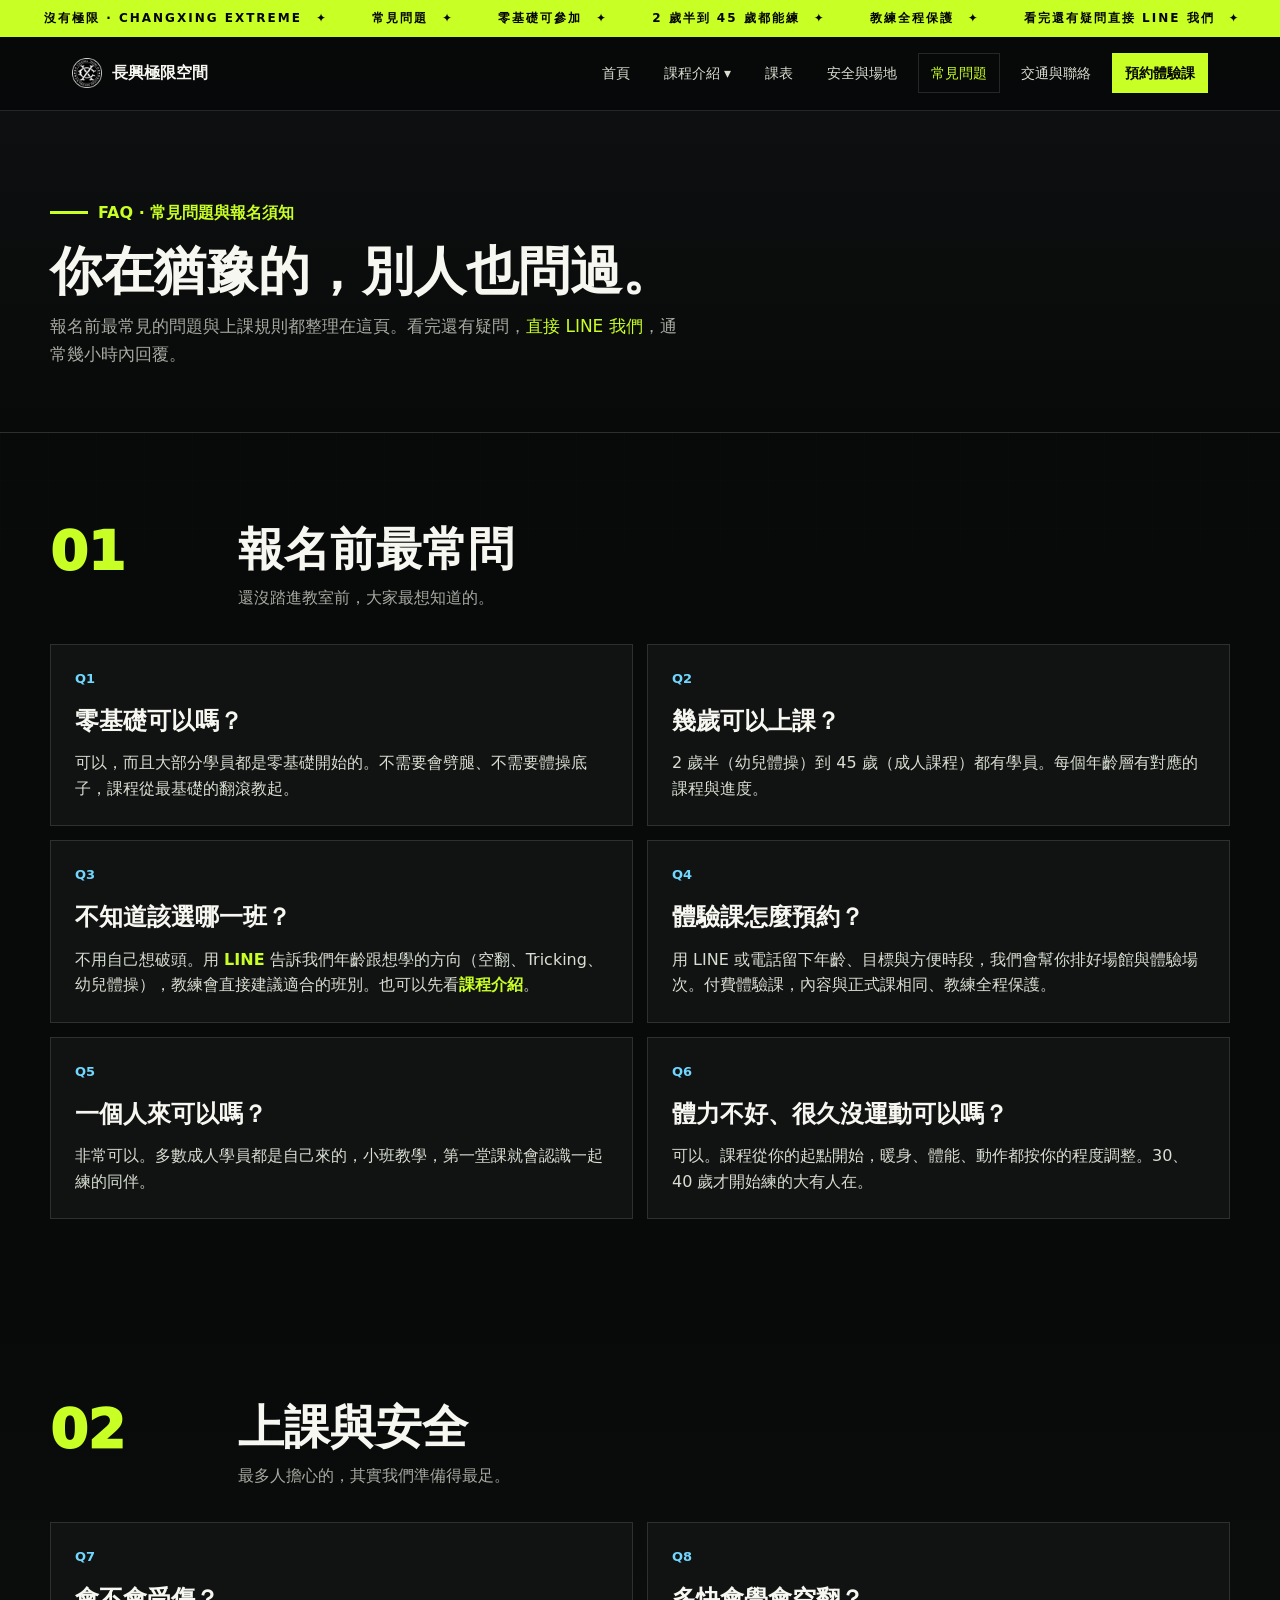
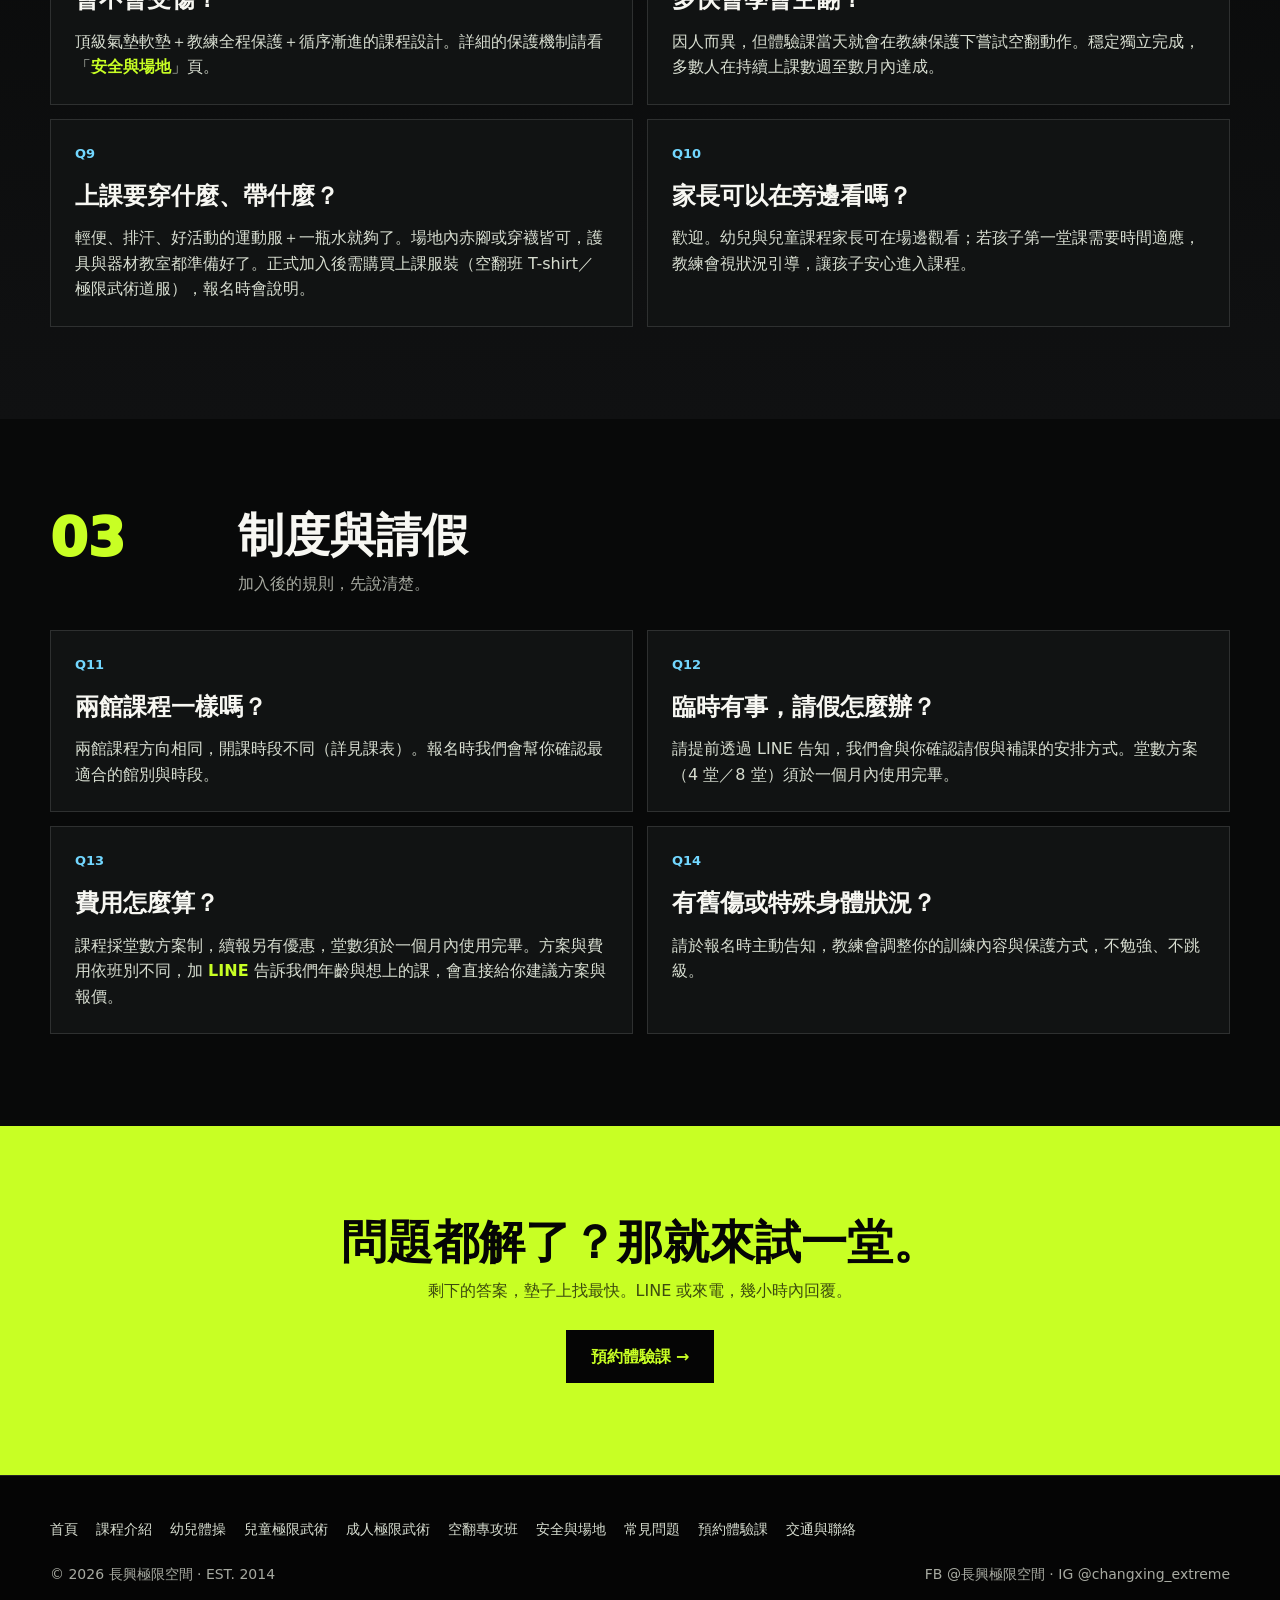
<file: faq.html>
<!DOCTYPE html>
<html lang="zh-Hant">
<head>
<meta charset="UTF-8">
<meta name="viewport" content="width=device-width, initial-scale=1.0">
<title>常見問題與報名須知｜長興極限空間</title>
<meta name="description" content="長興極限空間常見問題與報名須知：零基礎可以嗎、幾歲能上課、會不會受傷、體驗課怎麼預約、服裝裝備、請假補課怎麼辦。報名前你想問的，都在這頁。">
<link rel="stylesheet" href="style.css?v=20260612a">
<link rel="icon" type="image/png" href="img/favicon.png?v=3">
<link rel="apple-touch-icon" href="img/apple-touch-icon.png?v=3">
<script defer src="track.js?v=2"></script>
<link rel="canonical" href="https://changxing-extreme-space.com/faq">
<meta property="og:type" content="website">
<meta property="og:site_name" content="長興極限空間">
<meta property="og:locale" content="zh_TW">
<meta property="og:title" content="常見問題與報名須知｜長興極限空間">
<meta property="og:description" content="長興極限空間常見問題與報名須知：零基礎可以嗎、幾歲能上課、會不會受傷、體驗課怎麼預約、服裝裝備、請假補課怎麼辦。報名前你想問的，都在這頁。">
<meta property="og:url" content="https://changxing-extreme-space.com/faq">
<meta property="og:image" content="https://changxing-extreme-space.com/img/group-warmup.jpg">
<meta property="og:image:width" content="1200">
<meta property="og:image:height" content="801">
<meta name="twitter:card" content="summary_large_image">
<meta name="twitter:title" content="常見問題與報名須知｜長興極限空間">
<meta name="twitter:description" content="長興極限空間常見問題與報名須知：零基礎可以嗎、幾歲能上課、會不會受傷、體驗課怎麼預約、服裝裝備、請假補課怎麼辦。報名前你想問的，都在這頁。">
<meta name="twitter:image" content="https://changxing-extreme-space.com/img/group-warmup.jpg">
<script type="application/ld+json">
{
 "@context": "https://schema.org",
 "@type": "FAQPage",
 "mainEntity": [
  {
   "@type": "Question",
   "name": "零基礎可以嗎？",
   "acceptedAnswer": {
    "@type": "Answer",
    "text": "可以，而且大部分學員都是零基礎開始的。不需要會劈腿、不需要體操底子，課程從最基礎的翻滾教起。"
   }
  },
  {
   "@type": "Question",
   "name": "幾歲可以上課？",
   "acceptedAnswer": {
    "@type": "Answer",
    "text": "2 歲半（幼兒體操）到 45 歲（成人課程）都有學員。每個年齡層有對應的課程與進度。"
   }
  },
  {
   "@type": "Question",
   "name": "不知道該選哪一班？",
   "acceptedAnswer": {
    "@type": "Answer",
    "text": "不用自己想破頭。用 LINE 告訴我們年齡跟想學的方向（空翻、Tricking、幼兒體操），教練會直接建議適合的班別。也可以先看課程介紹。"
   }
  },
  {
   "@type": "Question",
   "name": "體驗課怎麼預約？",
   "acceptedAnswer": {
    "@type": "Answer",
    "text": "用 LINE 或電話留下年齡、目標與方便時段，我們會幫你排好場館與體驗場次。付費體驗課，內容與正式課相同、教練全程保護。"
   }
  },
  {
   "@type": "Question",
   "name": "一個人來可以嗎？",
   "acceptedAnswer": {
    "@type": "Answer",
    "text": "非常可以。多數成人學員都是自己來的，小班教學，第一堂課就會認識一起練的同伴。"
   }
  },
  {
   "@type": "Question",
   "name": "體力不好、很久沒運動可以嗎？",
   "acceptedAnswer": {
    "@type": "Answer",
    "text": "可以。課程從你的起點開始，暖身、體能、動作都按你的程度調整。30、40 歲才開始練的大有人在。"
   }
  },
  {
   "@type": "Question",
   "name": "會不會受傷？",
   "acceptedAnswer": {
    "@type": "Answer",
    "text": "頂級氣墊軟墊＋教練全程保護＋循序漸進的課程設計。詳細的保護機制請看「安全與場地」頁。"
   }
  },
  {
   "@type": "Question",
   "name": "多快會學會空翻？",
   "acceptedAnswer": {
    "@type": "Answer",
    "text": "因人而異，但體驗課當天就會在教練保護下嘗試空翻動作。穩定獨立完成，多數人在持續上課數週至數月內達成。"
   }
  },
  {
   "@type": "Question",
   "name": "上課要穿什麼、帶什麼？",
   "acceptedAnswer": {
    "@type": "Answer",
    "text": "輕便、排汗、好活動的運動服＋一瓶水就夠了。場地內赤腳或穿襪皆可，護具與器材教室都準備好了。正式加入後需購買上課服裝（空翻班 T-shirt／極限武術道服），報名時會說明。"
   }
  },
  {
   "@type": "Question",
   "name": "家長可以在旁邊看嗎？",
   "acceptedAnswer": {
    "@type": "Answer",
    "text": "歡迎。幼兒與兒童課程家長可在場邊觀看；若孩子第一堂課需要時間適應，教練會視狀況引導，讓孩子安心進入課程。"
   }
  },
  {
   "@type": "Question",
   "name": "兩館課程一樣嗎？",
   "acceptedAnswer": {
    "@type": "Answer",
    "text": "兩館課程方向相同，開課時段不同（詳見課表）。報名時我們會幫你確認最適合的館別與時段。"
   }
  },
  {
   "@type": "Question",
   "name": "臨時有事，請假怎麼辦？",
   "acceptedAnswer": {
    "@type": "Answer",
    "text": "請提前透過 LINE 告知，我們會與你確認請假與補課的安排方式。堂數方案（4 堂／8 堂）須於一個月內使用完畢。"
   }
  },
  {
   "@type": "Question",
   "name": "費用怎麼算？",
   "acceptedAnswer": {
    "@type": "Answer",
    "text": "課程採堂數方案制，續報另有優惠，堂數須於一個月內使用完畢。方案與費用依班別不同，加 LINE 告訴我們年齡與想上的課，會直接給你建議方案與報價。"
   }
  },
  {
   "@type": "Question",
   "name": "有舊傷或特殊身體狀況？",
   "acceptedAnswer": {
    "@type": "Answer",
    "text": "請於報名時主動告知，教練會調整你的訓練內容與保護方式，不勉強、不跳級。"
   }
  }
 ]
}
</script>
</head>
<body>

<div class="marquee">
  <div class="marquee-track">
    <span>沒有極限 · CHANGXING EXTREME</span>
    <span>常見問題</span>
    <span>零基礎可參加</span>
    <span>2 歲半到 45 歲都能練</span>
    <span>教練全程保護</span>
    <span>看完還有疑問直接 LINE 我們</span>
    <span>沒有極限 · CHANGXING EXTREME</span>
    <span>常見問題</span>
    <span>零基礎可參加</span>
    <span>2 歲半到 45 歲都能練</span>
    <span>教練全程保護</span>
    <span>看完還有疑問直接 LINE 我們</span>
  </div>
</div>

<nav class="nav" aria-label="主導覽">
  <div class="nav-inner">
    <a class="brand" href="index.html"><img src="img/logo-black-ring.png" alt="" width="30" height="30" style="display:block;">長興極限空間</a>
    <input type="checkbox" id="nav-toggle" class="nav-toggle-cb" hidden>
    <label for="nav-toggle" class="nav-toggle" aria-label="開關選單">☰</label>
    <div class="nav-links">
      <a href="index.html">首頁</a>
      <div class="has-sub">
        <a href="courses.html">課程介紹 ▾</a>
        <div class="sub-menu">
          <a href="course-preschool.html">幼兒體操（2.5–6 歲）</a>
          <a href="course-kids.html">兒童極限武術（6–15 歲）</a>
          <a href="course-flip.html">空翻專攻班（15+ 想學空翻）</a>
          <a href="course-adult.html">成人極限武術（15+ 全面學）</a>
        </div>
      </div>
      <a href="courses.html#timetable">課表</a>
      <a href="safety.html">安全與場地</a>
      <a href="faq.html" class="active">常見問題</a>
      <a href="contact.html">交通與聯絡</a>
      <a class="primary" href="booking.html">預約體驗課</a>
    </div>
  </div>
</nav>

<main>
<section class="page-head">
  <div class="container">
    <div class="eyebrow">FAQ · 常見問題與報名須知</div>
    <h1>你在猶豫的，別人也問過。</h1>
    <p class="section-sub">報名前最常見的問題與上課規則都整理在這頁。看完還有疑問，<span class='highlight'>直接 LINE 我們</span>，通常幾小時內回覆。</p>
  </div>
</section>

<section class="section">
  <div class="container">
    <div class="section-head">
      <div class="section-num">01</div>
      <div><h2>報名前最常問</h2><p class="section-sub">還沒踏進教室前，大家最想知道的。</p></div>
    </div>
    <div class="safety-list">
    <article class="safety-item">
      <div class="small-label">Q1</div>
      <h3>零基礎可以嗎？</h3>
      <p>可以，而且大部分學員都是零基礎開始的。不需要會劈腿、不需要體操底子，課程從最基礎的翻滾教起。</p>
    </article>
    <article class="safety-item">
      <div class="small-label">Q2</div>
      <h3>幾歲可以上課？</h3>
      <p>2 歲半（幼兒體操）到 45 歲（成人課程）都有學員。每個年齡層有對應的課程與進度。</p>
    </article>
    <article class="safety-item">
      <div class="small-label">Q3</div>
      <h3>不知道該選哪一班？</h3>
      <p>不用自己想破頭。用 <a href="https://line.me/R/ti/p/@362krgjo" target="_blank" rel="noopener" style="color:var(--green);font-weight:800;">LINE</a> 告訴我們年齡跟想學的方向（空翻、Tricking、幼兒體操），教練會直接建議適合的班別。也可以先看<a href="courses.html" style="color:var(--green);font-weight:800;">課程介紹</a>。</p>
    </article>
    <article class="safety-item">
      <div class="small-label">Q4</div>
      <h3>體驗課怎麼預約？</h3>
      <p>用 LINE 或電話留下年齡、目標與方便時段，我們會幫你排好場館與體驗場次。付費體驗課，內容與正式課相同、教練全程保護。</p>
    </article>
    <article class="safety-item">
      <div class="small-label">Q5</div>
      <h3>一個人來可以嗎？</h3>
      <p>非常可以。多數成人學員都是自己來的，小班教學，第一堂課就會認識一起練的同伴。</p>
    </article>
    <article class="safety-item">
      <div class="small-label">Q6</div>
      <h3>體力不好、很久沒運動可以嗎？</h3>
      <p>可以。課程從你的起點開始，暖身、體能、動作都按你的程度調整。30、40 歲才開始練的大有人在。</p>
    </article>
  </div>
  </div>
</section>

<section class="section safety">
  <div class="container">
    <div class="section-head">
      <div class="section-num">02</div>
      <div><h2>上課與安全</h2><p class="section-sub">最多人擔心的，其實我們準備得最足。</p></div>
    </div>
    <div class="safety-list">
    <article class="safety-item">
      <div class="small-label">Q7</div>
      <h3>會不會受傷？</h3>
      <p>頂級氣墊軟墊＋教練全程保護＋循序漸進的課程設計。詳細的保護機制請看「<a href="safety.html" style="color:var(--green);font-weight:800;">安全與場地</a>」頁。</p>
    </article>
    <article class="safety-item">
      <div class="small-label">Q8</div>
      <h3>多快會學會空翻？</h3>
      <p>因人而異，但體驗課當天就會在教練保護下嘗試空翻動作。穩定獨立完成，多數人在持續上課數週至數月內達成。</p>
    </article>
    <article class="safety-item">
      <div class="small-label">Q9</div>
      <h3>上課要穿什麼、帶什麼？</h3>
      <p>輕便、排汗、好活動的運動服＋一瓶水就夠了。場地內赤腳或穿襪皆可，護具與器材教室都準備好了。正式加入後需購買上課服裝（空翻班 T-shirt／極限武術道服），報名時會說明。</p>
    </article>
    <article class="safety-item">
      <div class="small-label">Q10</div>
      <h3>家長可以在旁邊看嗎？</h3>
      <p>歡迎。幼兒與兒童課程家長可在場邊觀看；若孩子第一堂課需要時間適應，教練會視狀況引導，讓孩子安心進入課程。</p>
    </article>
  </div>
  </div>
</section>

<section class="section">
  <div class="container">
    <div class="section-head">
      <div class="section-num">03</div>
      <div><h2>制度與請假</h2><p class="section-sub">加入後的規則，先說清楚。</p></div>
    </div>
    <div class="safety-list">
    <article class="safety-item">
      <div class="small-label">Q11</div>
      <h3>兩館課程一樣嗎？</h3>
      <p>兩館課程方向相同，開課時段不同（詳見課表）。報名時我們會幫你確認最適合的館別與時段。</p>
    </article>
    <article class="safety-item">
      <div class="small-label">Q12</div>
      <h3>臨時有事，請假怎麼辦？</h3>
      <p>請提前透過 LINE 告知，我們會與你確認請假與補課的安排方式。堂數方案（4 堂／8 堂）須於一個月內使用完畢。</p>
    </article>
    <article class="safety-item">
      <div class="small-label">Q13</div>
      <h3>費用怎麼算？</h3>
      <p>課程採堂數方案制，續報另有優惠，堂數須於一個月內使用完畢。方案與費用依班別不同，加 <a href="https://line.me/R/ti/p/@362krgjo" target="_blank" rel="noopener" style="color:var(--green);font-weight:800;">LINE</a> 告訴我們年齡與想上的課，會直接給你建議方案與報價。</p>
    </article>
    <article class="safety-item">
      <div class="small-label">Q14</div>
      <h3>有舊傷或特殊身體狀況？</h3>
      <p>請於報名時主動告知，教練會調整你的訓練內容與保護方式，不勉強、不跳級。</p>
    </article>
  </div>
  </div>
</section>

<section class="section cta-band">
  <div class="container">
    <h2>問題都解了？那就來試一堂。</h2>
    <p class="section-sub">剩下的答案，墊子上找最快。LINE 或來電，幾小時內回覆。</p>
    <a class="btn-dark" href="booking.html">預約體驗課 →</a>
  </div>
</section>
</main>

<footer>
  <div class="footer-nav">
    <a href="index.html">首頁</a>
    <a href="courses.html">課程介紹</a>
    <a href="course-preschool.html">幼兒體操</a>
    <a href="course-kids.html">兒童極限武術</a>
    <a href="course-adult.html">成人極限武術</a>
    <a href="course-flip.html">空翻專攻班</a>
    <a href="safety.html">安全與場地</a>
    <a href="faq.html">常見問題</a>
    <a href="booking.html">預約體驗課</a>
    <a href="contact.html">交通與聯絡</a>
  </div>
  <div class="footer-inner">
    <div>© 2026 長興極限空間 · EST. 2014</div>
    <div>FB @長興極限空間 · IG @changxing_extreme</div>
  </div>
</footer>

<div class="sticky-cta">
  <a class="call" href="tel:0955305205">☎ 0955-305-205</a>
  <a class="book" href="booking.html">預約體驗課 →</a>
</div>

</body>
</html>
</file>
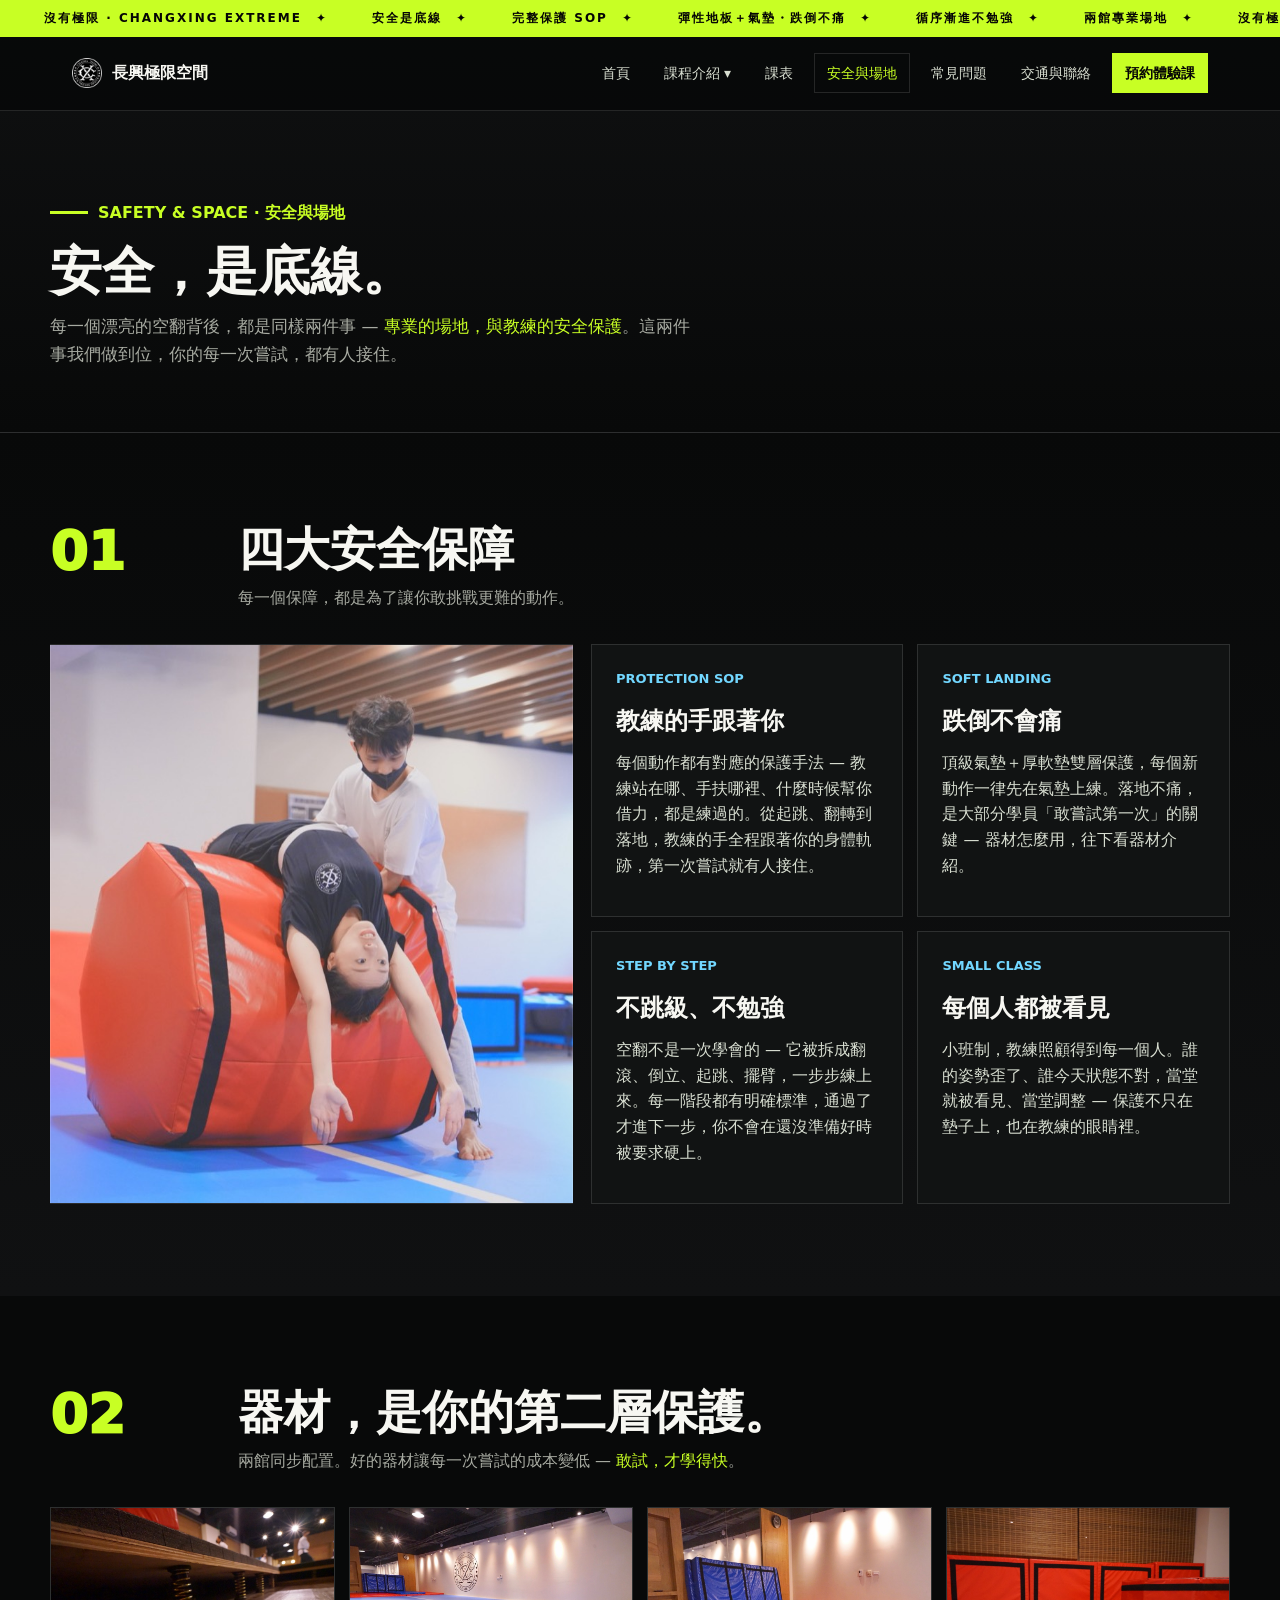
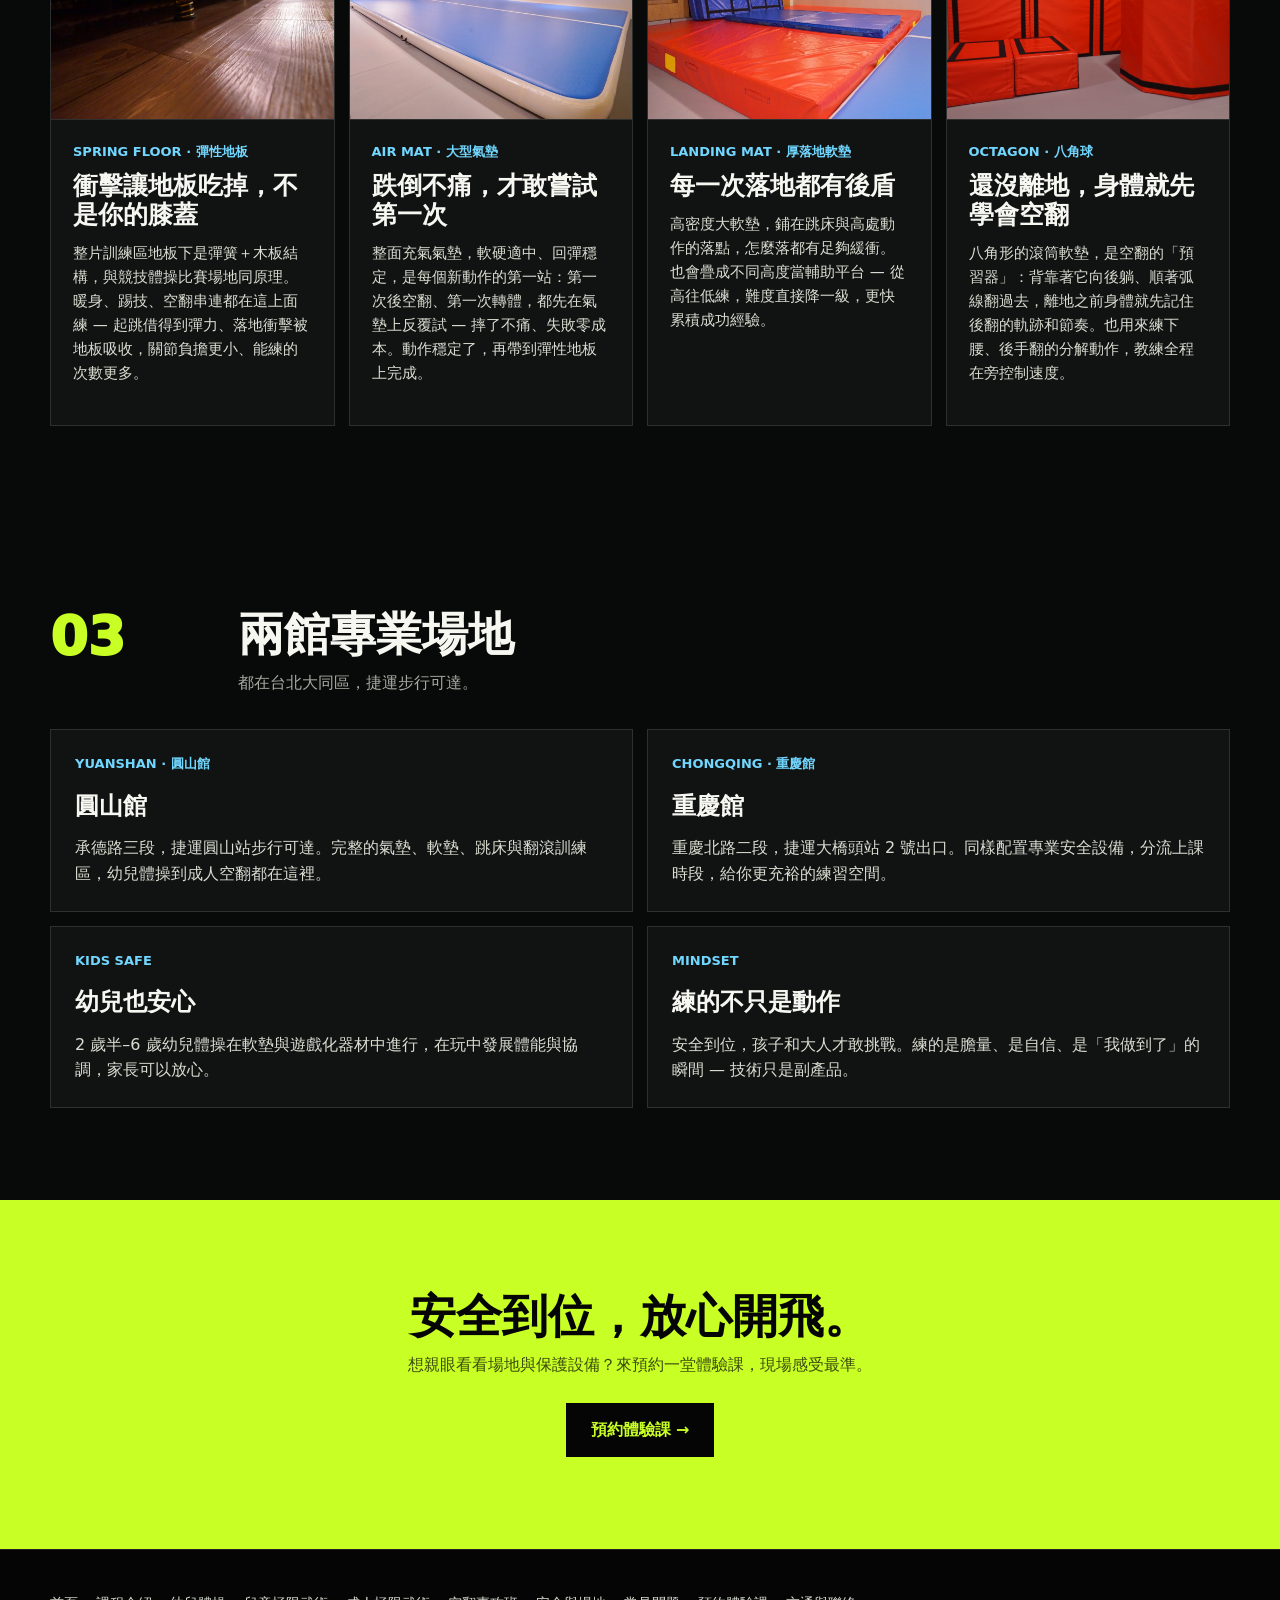
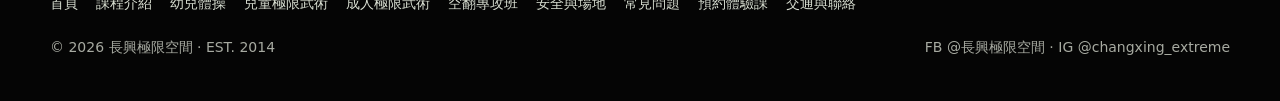
<file: safety.html>
<!DOCTYPE html>
<html lang="zh-Hant">
<head>
<meta charset="UTF-8">
<meta name="viewport" content="width=device-width, initial-scale=1.0">
<title>安全與場地｜長興極限空間</title>
<meta name="description" content="完整保護 SOP、彈性地板、大型氣墊、八角球輔助訓練，教練全程陪同保護。長興極限空間圓山館、重慶館專業場地。">
<link rel="stylesheet" href="style.css?v=20260612a">
<link rel="icon" type="image/png" href="img/favicon.png?v=3">
<link rel="apple-touch-icon" href="img/apple-touch-icon.png?v=3">
<script defer src="track.js?v=2"></script>
<link rel="canonical" href="https://changxing-extreme-space.com/safety">
<meta property="og:type" content="website">
<meta property="og:site_name" content="長興極限空間">
<meta property="og:locale" content="zh_TW">
<meta property="og:title" content="安全與場地｜長興極限空間">
<meta property="og:description" content="完整保護 SOP、彈性地板、大型氣墊、八角球輔助訓練，教練全程陪同保護。長興極限空間圓山館、重慶館專業場地。">
<meta property="og:url" content="https://changxing-extreme-space.com/safety">
<meta property="og:image" content="https://changxing-extreme-space.com/img/coach-protect.jpg">
<meta property="og:image:width" content="1200">
<meta property="og:image:height" content="799">
<meta name="twitter:card" content="summary_large_image">
<meta name="twitter:title" content="安全與場地｜長興極限空間">
<meta name="twitter:description" content="完整保護 SOP、彈性地板、大型氣墊、八角球輔助訓練，教練全程陪同保護。長興極限空間圓山館、重慶館專業場地。">
<meta name="twitter:image" content="https://changxing-extreme-space.com/img/coach-protect.jpg">
</head>
<body>

<div class="marquee">
  <div class="marquee-track">
    <span>沒有極限 · CHANGXING EXTREME</span>
    <span>安全是底線</span>
    <span>完整保護 SOP</span>
    <span>彈性地板＋氣墊・跌倒不痛</span>
    <span>循序漸進不勉強</span>
    <span>兩館專業場地</span>
    <span>沒有極限 · CHANGXING EXTREME</span>
    <span>安全是底線</span>
    <span>完整保護 SOP</span>
    <span>彈性地板＋氣墊・跌倒不痛</span>
    <span>循序漸進不勉強</span>
    <span>兩館專業場地</span>
  </div>
</div>

<nav class="nav" aria-label="主導覽">
  <div class="nav-inner">
    <a class="brand" href="index.html"><img src="img/logo-black-ring.png" alt="" width="30" height="30" style="display:block;">長興極限空間</a>
    <input type="checkbox" id="nav-toggle" class="nav-toggle-cb" hidden>
    <label for="nav-toggle" class="nav-toggle" aria-label="開關選單">☰</label>
    <div class="nav-links">
      <a href="index.html">首頁</a>
      <div class="has-sub">
        <a href="courses.html">課程介紹 ▾</a>
        <div class="sub-menu">
          <a href="course-preschool.html">幼兒體操（2.5–6 歲）</a>
          <a href="course-kids.html">兒童極限武術（6–15 歲）</a>
          <a href="course-flip.html">空翻專攻班（15+ 想學空翻）</a>
          <a href="course-adult.html">成人極限武術（15+ 全面學）</a>
        </div>
      </div>
      <a href="courses.html#timetable">課表</a>
      <a href="safety.html" class="active">安全與場地</a>
      <a href="faq.html">常見問題</a>
      <a href="contact.html">交通與聯絡</a>
      <a class="primary" href="booking.html">預約體驗課</a>
    </div>
  </div>
</nav>

<main>
<section class="page-head">
  <div class="container">
    <div class="eyebrow">SAFETY & SPACE · 安全與場地</div>
    <h1>安全，是底線。</h1>
    <p class="section-sub">每一個漂亮的空翻背後，都是同樣兩件事 — <span class='highlight'>專業的場地，與教練的安全保護</span>。這兩件事我們做到位，你的每一次嘗試，都有人接住。</p>
  </div>
</section>

<section class="section safety">
  <div class="container">
    <div class="section-head">
      <div class="section-num">01</div>
      <div><h2>四大安全保障</h2><p class="section-sub">每一個保障，都是為了讓你敢挑戰更難的動作。</p></div>
    </div>
    <div class="safety-layout">
      <div class="safety-photo" role="img" aria-label="教練保護學員練習空翻"></div>
      <div class="safety-list">
        <article class="safety-item">
          <div class="small-label">PROTECTION SOP</div>
          <h3>教練的手跟著你</h3>
          <p>每個動作都有對應的保護手法 — 教練站在哪、手扶哪裡、什麼時候幫你借力，都是練過的。從起跳、翻轉到落地，教練的手全程跟著你的身體軌跡，第一次嘗試就有人接住。</p>
        </article>
        <article class="safety-item">
          <div class="small-label">SOFT LANDING</div>
          <h3>跌倒不會痛</h3>
          <p>頂級氣墊＋厚軟墊雙層保護，每個新動作一律先在氣墊上練。落地不痛，是大部分學員「敢嘗試第一次」的關鍵 — 器材怎麼用，往下看器材介紹。</p>
        </article>
        <article class="safety-item">
          <div class="small-label">STEP BY STEP</div>
          <h3>不跳級、不勉強</h3>
          <p>空翻不是一次學會的 — 它被拆成翻滾、倒立、起跳、擺臂，一步步練上來。每一階段都有明確標準，通過了才進下一步，你不會在還沒準備好時被要求硬上。</p>
        </article>
        <article class="safety-item">
          <div class="small-label">SMALL CLASS</div>
          <h3>每個人都被看見</h3>
          <p>小班制，教練照顧得到每一個人。誰的姿勢歪了、誰今天狀態不對，當堂就被看見、當堂調整 — 保護不只在墊子上，也在教練的眼睛裡。</p>
        </article>
      </div>
    </div>
  </div>
</section>

<section class="section">
  <div class="container">
    <div class="section-head">
      <div class="section-num">02</div>
      <div><h2>器材，是你的第二層保護。</h2><p class="section-sub">兩館同步配置。好的器材讓每一次嘗試的成本變低 — <span class='highlight'>敢試，才學得快</span>。</p></div>
    </div>
    <div class="courses-grid">
      <div class="course-card">
        <img src="img/gear-spring-floor.jpg" alt="彈性地板下方的彈簧結構" loading="lazy">
        <div class="course-body">
          <div class="course-kicker">SPRING FLOOR · 彈性地板</div>
          <h3>衝擊讓地板吃掉，不是你的膝蓋</h3>
          <p>整片訓練區地板下是彈簧＋木板結構，與競技體操比賽場地同原理。暖身、踢技、空翻串連都在這上面練 — 起跳借得到彈力、落地衝擊被地板吸收，關節負擔更小、能練的次數更多。</p>
        </div>
      </div>
      <div class="course-card">
        <img src="img/gear-air-mat.jpg" alt="大型充氣氣墊訓練區" loading="lazy">
        <div class="course-body">
          <div class="course-kicker">AIR MAT · 大型氣墊</div>
          <h3>跌倒不痛，才敢嘗試第一次</h3>
          <p>整面充氣氣墊，軟硬適中、回彈穩定，是每個新動作的第一站：第一次後空翻、第一次轉體，都先在氣墊上反覆試 — 摔了不痛、失敗零成本。動作穩定了，再帶到彈性地板上完成。</p>
        </div>
      </div>
      <div class="course-card">
        <img src="img/gear-landing-mat.jpg" alt="厚落地軟墊區" loading="lazy">
        <div class="course-body">
          <div class="course-kicker">LANDING MAT · 厚落地軟墊</div>
          <h3>每一次落地都有後盾</h3>
          <p>高密度大軟墊，鋪在跳床與高處動作的落點，怎麼落都有足夠緩衝。也會疊成不同高度當輔助平台 — 從高往低練，難度直接降一級，更快累積成功經驗。</p>
        </div>
      </div>
      <div class="course-card">
        <img src="img/gear-octagon.jpg" alt="八角球與輔助訓練軟墊" loading="lazy">
        <div class="course-body">
          <div class="course-kicker">OCTAGON · 八角球</div>
          <h3>還沒離地，身體就先學會空翻</h3>
          <p>八角形的滾筒軟墊，是空翻的「預習器」：背靠著它向後躺、順著弧線翻過去，離地之前身體就先記住後翻的軌跡和節奏。也用來練下腰、後手翻的分解動作，教練全程在旁控制速度。</p>
        </div>
      </div>
    </div>
  </div>
</section>

<section class="section">
  <div class="container">
    <div class="section-head">
      <div class="section-num">03</div>
      <div><h2>兩館專業場地</h2><p class="section-sub">都在台北大同區，捷運步行可達。</p></div>
    </div>
    <div class="safety-list">
      <article class="safety-item">
        <div class="small-label">YUANSHAN · 圓山館</div>
        <h3>圓山館</h3>
        <p>承德路三段，捷運圓山站步行可達。完整的氣墊、軟墊、跳床與翻滾訓練區，幼兒體操到成人空翻都在這裡。</p>
      </article>
      <article class="safety-item">
        <div class="small-label">CHONGQING · 重慶館</div>
        <h3>重慶館</h3>
        <p>重慶北路二段，捷運大橋頭站 2 號出口。同樣配置專業安全設備，分流上課時段，給你更充裕的練習空間。</p>
      </article>
      <article class="safety-item">
        <div class="small-label">KIDS SAFE</div>
        <h3>幼兒也安心</h3>
        <p>2 歲半–6 歲幼兒體操在軟墊與遊戲化器材中進行，在玩中發展體能與協調，家長可以放心。</p>
      </article>
      <article class="safety-item">
        <div class="small-label">MINDSET</div>
        <h3>練的不只是動作</h3>
        <p>安全到位，孩子和大人才敢挑戰。練的是膽量、是自信、是「我做到了」的瞬間 — 技術只是副產品。</p>
      </article>
    </div>
  </div>
</section>

<section class="section cta-band">
  <div class="container">
    <h2>安全到位，放心開飛。</h2>
    <p class="section-sub">想親眼看看場地與保護設備？來預約一堂體驗課，現場感受最準。</p>
    <a class="btn-dark" href="booking.html">預約體驗課 →</a>
  </div>
</section>
</main>

<footer>
  <div class="footer-nav">
    <a href="index.html">首頁</a>
    <a href="courses.html">課程介紹</a>
    <a href="course-preschool.html">幼兒體操</a>
    <a href="course-kids.html">兒童極限武術</a>
    <a href="course-adult.html">成人極限武術</a>
    <a href="course-flip.html">空翻專攻班</a>
    <a href="safety.html">安全與場地</a>
    <a href="faq.html">常見問題</a>
    <a href="booking.html">預約體驗課</a>
    <a href="contact.html">交通與聯絡</a>
  </div>
  <div class="footer-inner">
    <div>© 2026 長興極限空間 · EST. 2014</div>
    <div>FB @長興極限空間 · IG @changxing_extreme</div>
  </div>
</footer>

<div class="sticky-cta">
  <a class="call" href="tel:0955305205">☎ 0955-305-205</a>
  <a class="book" href="booking.html">預約體驗課 →</a>
</div>

</body>
</html>
</file>
<file: style.css>
:root {
  --bg: #080909;
  --panel: #111313;
  --panel-2: #181b1a;
  --text: #f7f7f2;
  --muted: #a7aaa1;
  --soft: #d8ded1;
  --line: rgba(255, 255, 255, .12);
  --green: #c8ff24;
  --coral: #ff5a36;
  --blue: #72d7ff;
  --ink: #050505;
  --max: 1180px;
}

* { box-sizing: border-box; }
html { scroll-behavior: smooth; }
body {
  margin: 0;
  background: var(--bg);
  color: var(--text);
  font-family: "Noto Sans TC", "PingFang TC", "Microsoft JhengHei", system-ui, -apple-system, sans-serif;
  line-height: 1.6;
  overflow-x: hidden;
}
body::before {
  content: "";
  position: fixed;
  inset: 0;
  pointer-events: none;
  background-image:
    linear-gradient(rgba(255,255,255,.03) 1px, transparent 1px),
    linear-gradient(90deg, rgba(255,255,255,.03) 1px, transparent 1px);
  background-size: 48px 48px;
  mask-image: linear-gradient(to bottom, rgba(0,0,0,.8), transparent 80%);
  transform: translateZ(0);
  z-index: 0;
}
img { display: block; max-width: 100%; }
a { color: inherit; text-decoration: none; }
section { position: relative; z-index: 1; scroll-margin-top: 130px; }

/* ===== Marquee 跑馬燈 ===== */
.marquee {
  position: fixed;
  top: 0; left: 0; right: 0;
  z-index: 30;
  background: var(--green);
  color: var(--ink);
  overflow: hidden;
  font-weight: 800;
  font-size: 12px;
  letter-spacing: 2px;
  padding: 9px 0;
}
.marquee-track {
  display: inline-flex;
  gap: 44px;
  white-space: nowrap;
  animation: marquee 32s linear infinite;
  will-change: transform;
  padding-left: 44px;
}
.marquee-track span::after { content: "　✦"; }
@keyframes marquee {
  0% { transform: translateX(0); }
  100% { transform: translateX(-50%); }
}

/* ===== Nav ===== */
.nav {
  position: fixed;
  top: 36px;
  left: 0; right: 0;
  z-index: 20;
  background: rgba(8, 9, 9, .94);
  border-bottom: 1px solid var(--line);
}
.nav-inner {
  max-width: var(--max);
  margin: 0 auto;
  min-height: 74px;
  padding: 0 22px;
  display: flex;
  align-items: center;
  justify-content: space-between;
  gap: 18px;
}
.brand {
  display: inline-flex;
  align-items: center;
  gap: 10px;
  font-weight: 900;
  white-space: nowrap;
}
.brand-mark {
  width: 14px;
  height: 14px;
  background: var(--green);
  box-shadow: 0 0 0 5px rgba(200,255,36,.14);
}
.nav-toggle { display: none; }
.nav-links {
  display: flex;
  align-items: center;
  justify-content: flex-end;
  gap: 8px;
  flex-wrap: wrap;
}
.nav-links a {
  min-height: 40px;
  display: inline-flex;
  align-items: center;
  padding: 8px 12px;
  color: var(--soft);
  font-size: 14px;
  border: 1px solid transparent;
}
.nav-links a:hover {
  color: var(--green);
  border-color: var(--line);
  background: rgba(255,255,255,.04);
}
.nav-links a.active { color: var(--green); border-color: var(--line); }
.nav-links .primary {
  color: var(--ink);
  background: var(--green);
  border-color: var(--green);
  font-weight: 800;
}
.nav-links .primary:hover {
  color: var(--ink);
  background: var(--blue);
  border-color: var(--blue);
}

/* ===== Hero（首頁）===== */
.hero {
  min-height: 92vh;
  padding: 180px 22px 54px;
  display: flex;
  align-items: flex-end;
  background:
    linear-gradient(90deg, rgba(8,9,9,.96) 0%, rgba(8,9,9,.74) 42%, rgba(8,9,9,.22) 100%),
    linear-gradient(180deg, rgba(8,9,9,.18) 0%, rgba(8,9,9,.92) 100%),
    url("img/hero-flip.jpg") center 32% / cover no-repeat;
}
.hero-inner {
  max-width: var(--max);
  width: 100%;
  margin: 0 auto;
  display: grid;
  grid-template-columns: minmax(0, 1fr);
  gap: 42px;
  align-items: end;
}
.eyebrow {
  display: inline-flex;
  align-items: center;
  gap: 10px;
  color: var(--green);
  font-weight: 800;
  margin-bottom: 18px;
}
.eyebrow::before {
  content: "";
  width: 38px;
  height: 3px;
  background: var(--green);
}
h1, h2, h3, p { margin-top: 0; }
h1 {
  max-width: 760px;
  margin-bottom: 24px;
  font-size: 60px;
  line-height: 1.08;
  font-weight: 950;
}
h1 > span { display: block; }
h1 .highlight { display: inline; }
.hero-lead {
  max-width: 610px;
  margin-bottom: 34px;
  color: var(--soft);
  font-size: 19px;
}
.hero-actions {
  display: flex;
  flex-wrap: wrap;
  gap: 12px;
}
.btn {
  min-height: 52px;
  display: inline-flex;
  align-items: center;
  justify-content: center;
  gap: 10px;
  padding: 13px 20px;
  border: 1px solid var(--line);
  background: var(--panel);
  color: var(--text);
  font-weight: 850;
  transition: transform .2s ease, background .2s ease, border-color .2s ease;
}
.btn:hover { transform: translateY(-2px); border-color: var(--green); }
.btn-main {
  background: var(--green);
  color: var(--ink);
  border-color: var(--green);
}
.btn-main:hover { background: var(--blue); border-color: var(--blue); }
.hero-panel {
  background: rgba(17,19,19,.86);
  border: 1px solid var(--line);
  padding: 22px;
}
.quick-stat {
  display: grid;
  grid-template-columns: 86px 1fr;
  gap: 14px;
  align-items: center;
  padding: 16px 0;
  border-bottom: 1px solid var(--line);
}
.quick-stat:last-child { border-bottom: 0; }
.quick-stat strong {
  color: var(--green);
  font-size: 26px;
  line-height: 1;
}
.quick-stat span { color: var(--muted); font-size: 14px; }

/* ===== 內頁標題 ===== */
.page-head {
  padding: 196px 22px 64px;
  border-bottom: 1px solid var(--line);
  background: linear-gradient(180deg, #101112, var(--bg));
}
.page-head .container { max-width: var(--max); margin: 0 auto; }
.page-head h1 { font-size: 52px; margin-bottom: 14px; }
.page-head .section-sub { font-size: 17px; }

/* ===== 內頁 hero 大圖 ===== */
.page-hero-media { padding: 26px 22px 0; }
.page-hero-media .container { max-width: var(--max); margin: 0 auto; }
.page-hero-media figure { margin: 0; }
.page-hero-media img {
  width: 100%;
  aspect-ratio: 16 / 9;
  object-fit: cover;
  object-position: center 42%;
  border: 1px solid var(--line);
}
.page-hero-media figcaption {
  margin-top: 10px;
  color: var(--muted);
  font-size: 13px;
  font-weight: 700;
  letter-spacing: .04em;
}

/* ===== 影片區塊 ===== */
.video-embed {
  position: relative;
  width: 100%;
  aspect-ratio: 16 / 9;
  background: #000;
  border: 1px solid var(--line);
  overflow: hidden;
}
.video-embed iframe {
  position: absolute;
  inset: 0;
  width: 100%;
  height: 100%;
  border: 0;
}
.video-bleed {
  width: 100vw;
  max-width: 100vw;
  margin-left: calc(50% - 50vw);
  border-left: 0;
  border-right: 0;
}
/* 點擊才載入的影片縮圖（首屏不拖慢） */
.video-facade { cursor: pointer; }
.video-poster {
  position: absolute;
  inset: 0;
  width: 100%;
  height: 100%;
  object-fit: cover;
  display: block;
}
.video-play {
  position: absolute;
  left: 50%;
  top: 50%;
  transform: translate(-50%, -50%);
  width: 88px;
  height: 88px;
  border: 0;
  border-radius: 50%;
  background: rgba(0, 0, 0, .55);
  color: #fff;
  font-size: 30px;
  padding-left: 6px;
  cursor: pointer;
  display: flex;
  align-items: center;
  justify-content: center;
  transition: background .2s ease, transform .2s ease;
}
.video-facade:hover .video-play {
  background: var(--green);
  color: #000;
  transform: translate(-50%, -50%) scale(1.08);
}

/* ===== Section 通用 ===== */
.section { padding: 92px 22px; }
.container { max-width: var(--max); margin: 0 auto; }
.section-head {
  display: grid;
  grid-template-columns: 160px 1fr;
  gap: 28px;
  margin-bottom: 34px;
  align-items: start;
}
.section-num {
  color: var(--green);
  font-weight: 950;
  font-size: 54px;
  line-height: 1;
}
h2 {
  margin-bottom: 10px;
  font-size: 46px;
  line-height: 1.08;
}
.section-sub {
  margin: 0;
  color: var(--muted);
  max-width: 640px;
}
.highlight { color: var(--green); }
.warm { color: var(--coral); }
.cool { color: var(--blue); }

/* ===== 課程卡 ===== */
.courses-grid {
  display: grid;
  grid-template-columns: repeat(4, minmax(0, 1fr));
  gap: 14px;
}
.course-card {
  display: flex;
  flex-direction: column;
  background: var(--panel);
  border: 1px solid var(--line);
  overflow: hidden;
  transition: transform .2s ease, border-color .2s ease;
}
a.course-card:hover { transform: translateY(-3px); border-color: var(--green); }
.course-card img {
  width: 100%;
  aspect-ratio: 4 / 3;
  object-fit: cover;
  border-bottom: 1px solid var(--line);
}
.course-body {
  padding: 22px;
  display: flex;
  flex-direction: column;
  flex: 1;
}
.course-kicker,
.small-label {
  color: var(--blue);
  font-size: 13px;
  font-weight: 800;
}
.course-card h3 {
  margin: 8px 0 12px;
  font-size: 25px;
  line-height: 1.16;
}
.course-card p {
  margin-bottom: 18px;
  color: var(--soft);
  font-size: 15px;
}
.course-meta {
  margin-top: auto;
  display: flex;
  flex-wrap: wrap;
  gap: 8px;
}
.pill {
  display: inline-flex;
  min-height: 34px;
  align-items: center;
  padding: 6px 10px;
  background: rgba(200,255,36,.12);
  border: 1px solid rgba(200,255,36,.25);
  color: var(--green);
  font-size: 13px;
  font-weight: 750;
}
.card-go {
  margin-top: auto;
  color: var(--green);
  font-weight: 850;
  font-size: 14px;
}

/* ===== 安全區 ===== */
.safety { background: linear-gradient(180deg, var(--bg), #101112); }
.safety-layout {
  display: grid;
  grid-template-columns: minmax(0, .9fr) minmax(0, 1.1fr);
  gap: 18px;
  align-items: stretch;
}
.safety-photo {
  min-height: 560px;
  background: url("img/coach-protect.jpg") center / cover no-repeat;
  border: 1px solid var(--line);
}
.safety-list {
  display: grid;
  grid-template-columns: repeat(2, minmax(0, 1fr));
  gap: 14px;
}
.safety-item {
  padding: 24px;
  background: var(--panel);
  border: 1px solid var(--line);
}
.safety-item h3 {
  margin: 12px 0 10px;
  font-size: 24px;
}
.safety-item p {
  color: var(--soft);
  margin-bottom: 0;
}
.grid-3 {
  display: grid;
  grid-template-columns: repeat(3, minmax(0, 1fr));
  gap: 14px;
}

/* ===== 預約區 ===== */
.trial {
  background:
    linear-gradient(90deg, rgba(8,9,9,.94), rgba(8,9,9,.56)),
    url("img/group-warmup.jpg") center / cover no-repeat;
}
.trial-panel {
  max-width: 760px;
  padding: 44px;
  background: rgba(8,9,9,.78);
  border: 1px solid var(--line);
}
.trial h2 { font-size: 54px; }
.steps {
  display: grid;
  grid-template-columns: repeat(3, minmax(0, 1fr));
  gap: 12px;
  margin: 28px 0 30px;
}
.step {
  padding: 18px;
  background: rgba(255,255,255,.06);
  border: 1px solid var(--line);
}
.step b {
  display: block;
  color: var(--green);
  font-size: 22px;
  margin-bottom: 8px;
}
.step span {
  color: var(--soft);
  font-size: 15px;
}

/* ===== 場地與聯絡 ===== */
.locations-grid {
  display: grid;
  grid-template-columns: repeat(2, minmax(0, 1fr));
  gap: 16px;
}
.location-card {
  background: var(--panel);
  border: 1px solid var(--line);
  overflow: hidden;
}
.location-card iframe {
  width: 100%;
  height: 310px;
  border: 0;
  filter: grayscale(.7) contrast(1.1) brightness(.82);
}
.location-body { padding: 26px; }
.location-body h3 {
  margin: 8px 0 16px;
  font-size: 30px;
}
.info-row {
  display: grid;
  grid-template-columns: 86px 1fr;
  gap: 12px;
  padding: 10px 0;
  border-top: 1px solid var(--line);
  color: var(--soft);
}
.info-row b {
  color: var(--muted);
  font-size: 13px;
}
.contact-strip {
  margin-top: 18px;
  display: grid;
  grid-template-columns: repeat(3, minmax(0, 1fr));
  gap: 12px;
}
.contact-link {
  min-height: 92px;
  padding: 18px;
  background: var(--panel-2);
  border: 1px solid var(--line);
  display: flex;
  flex-direction: column;
  justify-content: center;
  gap: 4px;
}
.contact-link b { color: var(--green); }
.contact-link span { color: var(--text); font-size: 18px; font-weight: 850; }
.contact-link:hover {
  border-color: var(--green);
  background: rgba(200,255,36,.08);
}

/* ===== CTA 帶 ===== */
.cta-band {
  background: var(--green);
  color: var(--ink);
}
.cta-band .container { text-align: center; }
.cta-band h2 { color: var(--ink); }
.cta-band .section-sub { color: rgba(5,5,5,.72); margin: 0 auto 26px; }
.btn-dark {
  min-height: 52px;
  display: inline-flex;
  align-items: center;
  justify-content: center;
  gap: 10px;
  padding: 13px 24px;
  background: var(--ink);
  color: var(--green);
  font-weight: 850;
  border: 1px solid var(--ink);
  transition: transform .2s ease;
}
.btn-dark:hover { transform: translateY(-2px); }

/* ===== Footer ===== */
footer {
  position: relative;
  z-index: 1;
  padding: 42px 22px;
  background: var(--ink);
  border-top: 1px solid var(--line);
}
.footer-inner {
  max-width: var(--max);
  margin: 0 auto;
  display: flex;
  justify-content: space-between;
  gap: 18px;
  flex-wrap: wrap;
  color: var(--muted);
  font-size: 14px;
}
.footer-nav {
  max-width: var(--max);
  margin: 0 auto 22px;
  display: flex;
  flex-wrap: wrap;
  gap: 6px 18px;
  font-size: 14px;
}
.footer-nav a { color: var(--soft); }
.footer-nav a:hover { color: var(--green); }

/* ===== 手機黏底 CTA ===== */
.sticky-cta { display: none; }
@media (max-width: 768px) {
  .sticky-cta {
    position: fixed;
    bottom: 0; left: 0; right: 0;
    z-index: 40;
    display: flex;
    gap: 10px;
    padding: 12px 16px calc(12px + env(safe-area-inset-bottom));
    background: rgba(8,9,9,.97);
    border-top: 1px solid var(--line);
  }
  .sticky-cta .call {
    flex: 1;
    display: flex; align-items: center; justify-content: center;
    border: 1px solid var(--line);
    color: var(--text);
    font-size: 13px; font-weight: 750;
    padding: 13px 0;
  }
  .sticky-cta .book {
    flex: 1.6;
    display: flex; align-items: center; justify-content: center; gap: 8px;
    background: var(--green);
    color: var(--ink);
    font-size: 14px; font-weight: 850;
    padding: 13px 0;
  }
  body { padding-bottom: 74px; }
}

/* ===== RWD ===== */
@media (max-width: 980px) {
  .nav-inner { align-items: flex-start; padding-top: 14px; padding-bottom: 14px; }
  .nav-links { max-width: 560px; }
  .hero { padding-top: 200px; }
  .hero-inner,
  .safety-layout,
  .locations-grid { grid-template-columns: 1fr; }
  .courses-grid { grid-template-columns: repeat(2, minmax(0, 1fr)); }
  .grid-3 { grid-template-columns: 1fr; }
  .safety-photo { min-height: 360px; }
}

@media (max-width: 720px) {
  .nav { position: fixed; }
  .nav-inner { min-height: 56px; flex-wrap: nowrap; position: relative; }
  .nav-toggle {
    display: inline-flex;
    align-items: center;
    justify-content: center;
    width: 46px;
    height: 46px;
    font-size: 24px;
    color: var(--soft);
    background: rgba(255, 255, 255, .04);
    border: 1px solid var(--line);
    cursor: pointer;
    flex: none;
  }
  .nav-links {
    display: none;
    position: absolute;
    top: 100%;
    left: 0;
    right: 0;
    flex-direction: column;
    align-items: stretch;
    gap: 4px;
    background: rgba(8, 9, 9, .98);
    border-bottom: 1px solid var(--line);
    padding: 10px 18px 18px;
    max-height: calc(100vh - 100px);
    overflow-y: auto;
  }
  .nav-toggle-cb:checked ~ .nav-links { display: flex; }
  .nav-links a { width: 100%; font-size: 16px; min-height: 46px; }
  .nav-inner .has-sub .sub-menu {
    display: block;
    position: static;
    min-width: 0;
    border: 0;
    border-left: 2px solid var(--line);
    margin: 2px 0 6px 12px;
    padding: 0 0 0 8px;
    background: transparent;
  }
  .nav-inner .sub-menu a { font-size: 15px; min-height: 42px; color: var(--muted); }
  .hero { min-height: auto; padding-top: 150px; }
  h1 { font-size: 40px; }
  .page-head h1 { font-size: 36px; }
  .page-head { padding-top: 160px; }
  h2, .trial h2 { font-size: 34px; }
  .section { padding: 70px 18px; }
  .section-head { grid-template-columns: 1fr; gap: 12px; }
  .section-num { font-size: 38px; }
  .courses-grid,
  .safety-list,
  .steps,
  .contact-strip { grid-template-columns: 1fr; }
  .trial-panel { padding: 28px; }
  .info-row { grid-template-columns: 72px 1fr; }
}


/* ===== 首屏年齡分流 ===== */
.age-split {
  display: grid;
  grid-template-columns: repeat(4, minmax(0, 1fr));
  gap: 10px;
  margin: 0 0 26px;
  max-width: 760px;
}
.age-card {
  padding: 14px 16px;
  background: rgba(17,19,19,.85);
  border: 1px solid var(--line);
  display: flex;
  flex-direction: column;
  gap: 2px;
  transition: border-color .2s ease, transform .2s ease;
}
.age-card:hover { border-color: var(--green); transform: translateY(-2px); }
.age-card b { color: var(--green); font-size: 15px; line-height: 1.3; }
.age-card span { color: var(--soft); font-size: 13px; }
.age-split.full { max-width: none; grid-template-columns: repeat(3, minmax(0, 1fr)); }
@media (max-width: 980px) {
  .age-split, .age-split.full { grid-template-columns: repeat(2, 1fr); }
}
@media (max-width: 560px) {
  .age-split.full { grid-template-columns: 1fr; }
}

/* ===== 導覽課程下拉 ===== */
.has-sub { position: relative; }
.has-sub .sub-menu {
  display: none;
  position: absolute;
  top: 100%;
  left: 0;
  min-width: 240px;
  background: rgba(8,9,9,.98);
  border: 1px solid var(--line);
  padding: 6px;
  z-index: 25;
}
.has-sub:hover .sub-menu { display: block; }
.sub-menu a { display: flex; width: 100%; }


/* ===== 課表 ===== */
.tt-grid { display: grid; grid-template-columns: repeat(2, minmax(0, 1fr)); gap: 16px; }
@media (max-width: 980px) { .tt-grid { grid-template-columns: 1fr; } }
.tt-block { background: var(--panel); border: 1px solid var(--line); padding: 24px; }
.tt-block h3 { margin: 0 0 14px; font-size: 22px; font-weight: 900; }
table.timetable { width: 100%; border-collapse: collapse; }
.timetable th { width: 52px; text-align: left; font-size: 12px; color: var(--muted); padding: 10px 8px 10px 0; border-top: 1px solid var(--line); vertical-align: top; letter-spacing: 1px; }
.timetable td { padding: 8px 0; border-top: 1px solid var(--line); }
.tt-chip { display: inline-flex; margin: 2px 6px 2px 0; padding: 4px 10px; font-size: 12px; font-weight: 750; border: 1px solid;  white-space: nowrap; }
.c-pre   { color: #c9a7ff; border-color: rgba(201,167,255,.45); background: rgba(201,167,255,.08); }
.c-kid   { color: #ff7ba1; border-color: rgba(255,123,161,.45); background: rgba(255,123,161,.08); }
.c-flip  { color: var(--green); border-color: rgba(200,255,36,.4); background: rgba(200,255,36,.08); }
.c-adult { color: #ffb01f; border-color: rgba(255,176,31,.45); background: rgba(255,176,31,.08); }
.tt-rest { color: var(--muted); }
.tt-legend { display: flex; gap: 8px; flex-wrap: wrap; margin-bottom: 18px; }
.tt-note { font-size: 13px; color: var(--muted); margin-top: 14px; }
</file>
